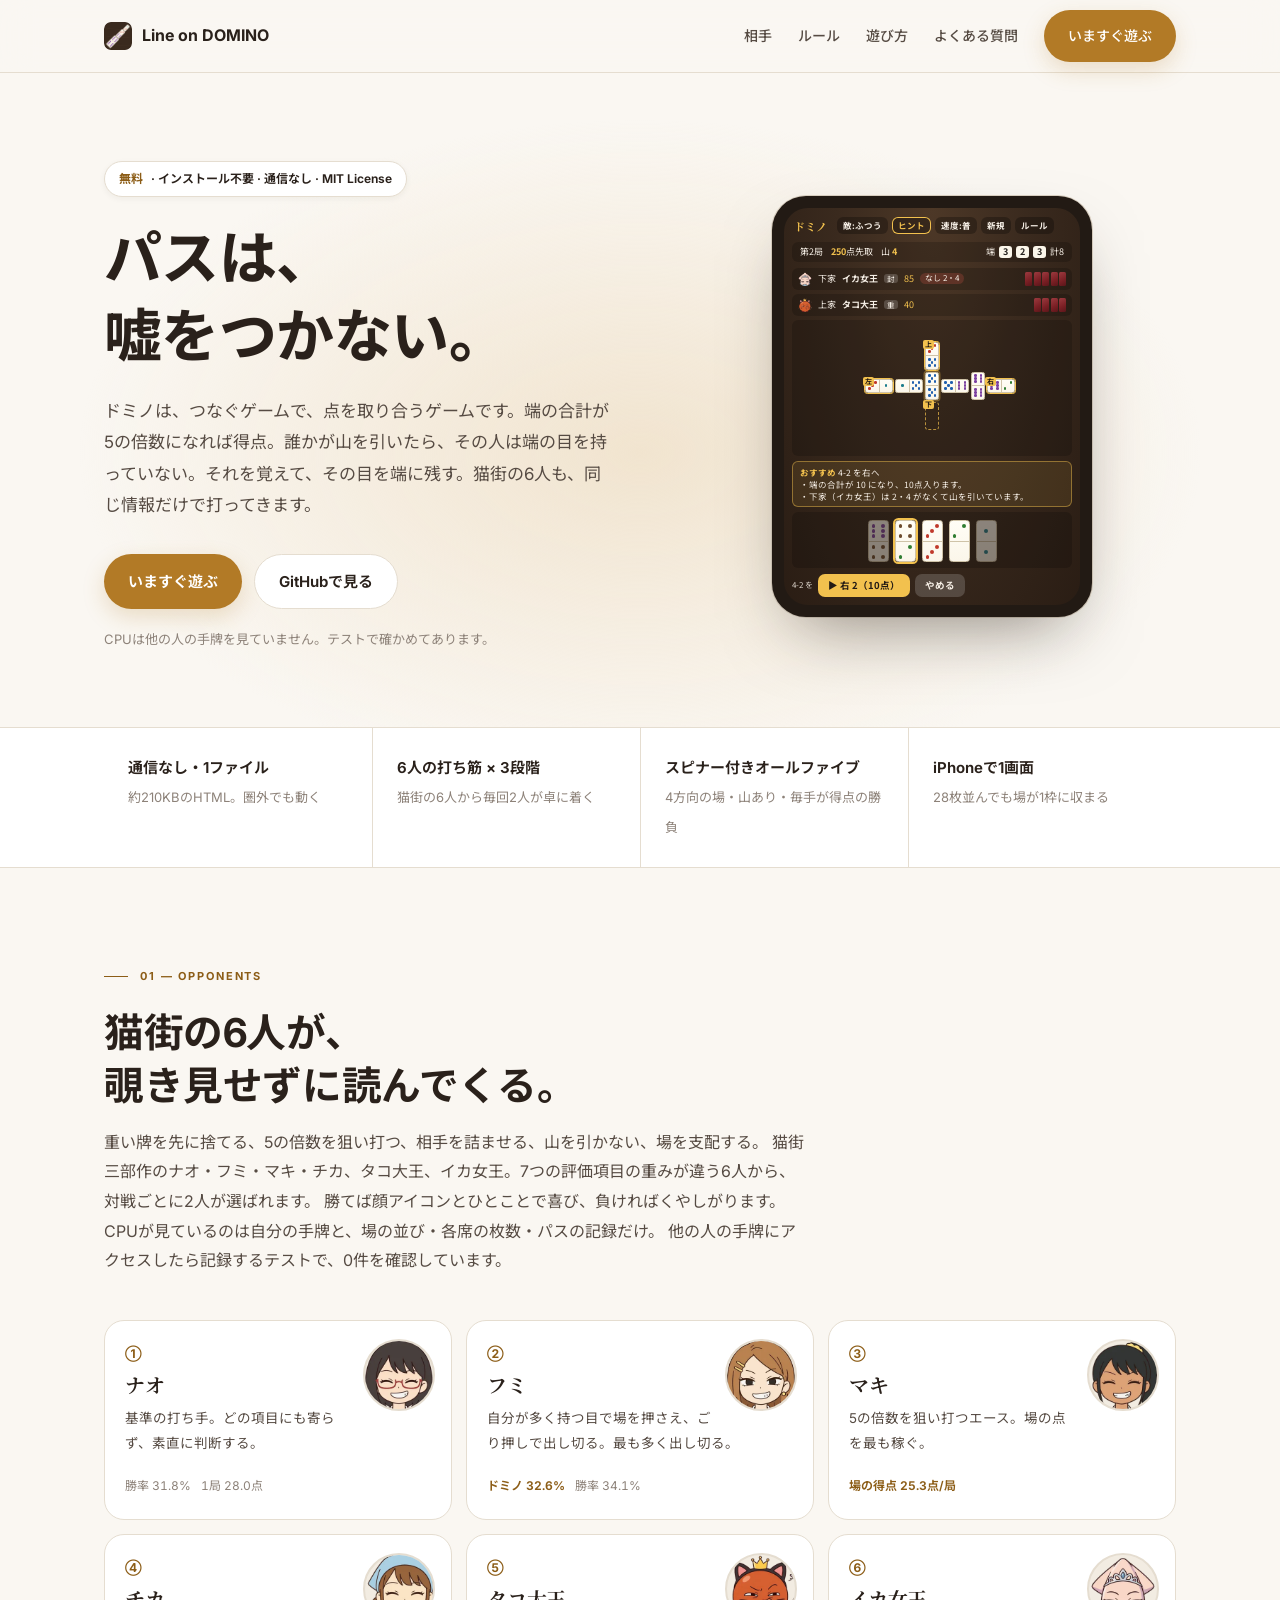
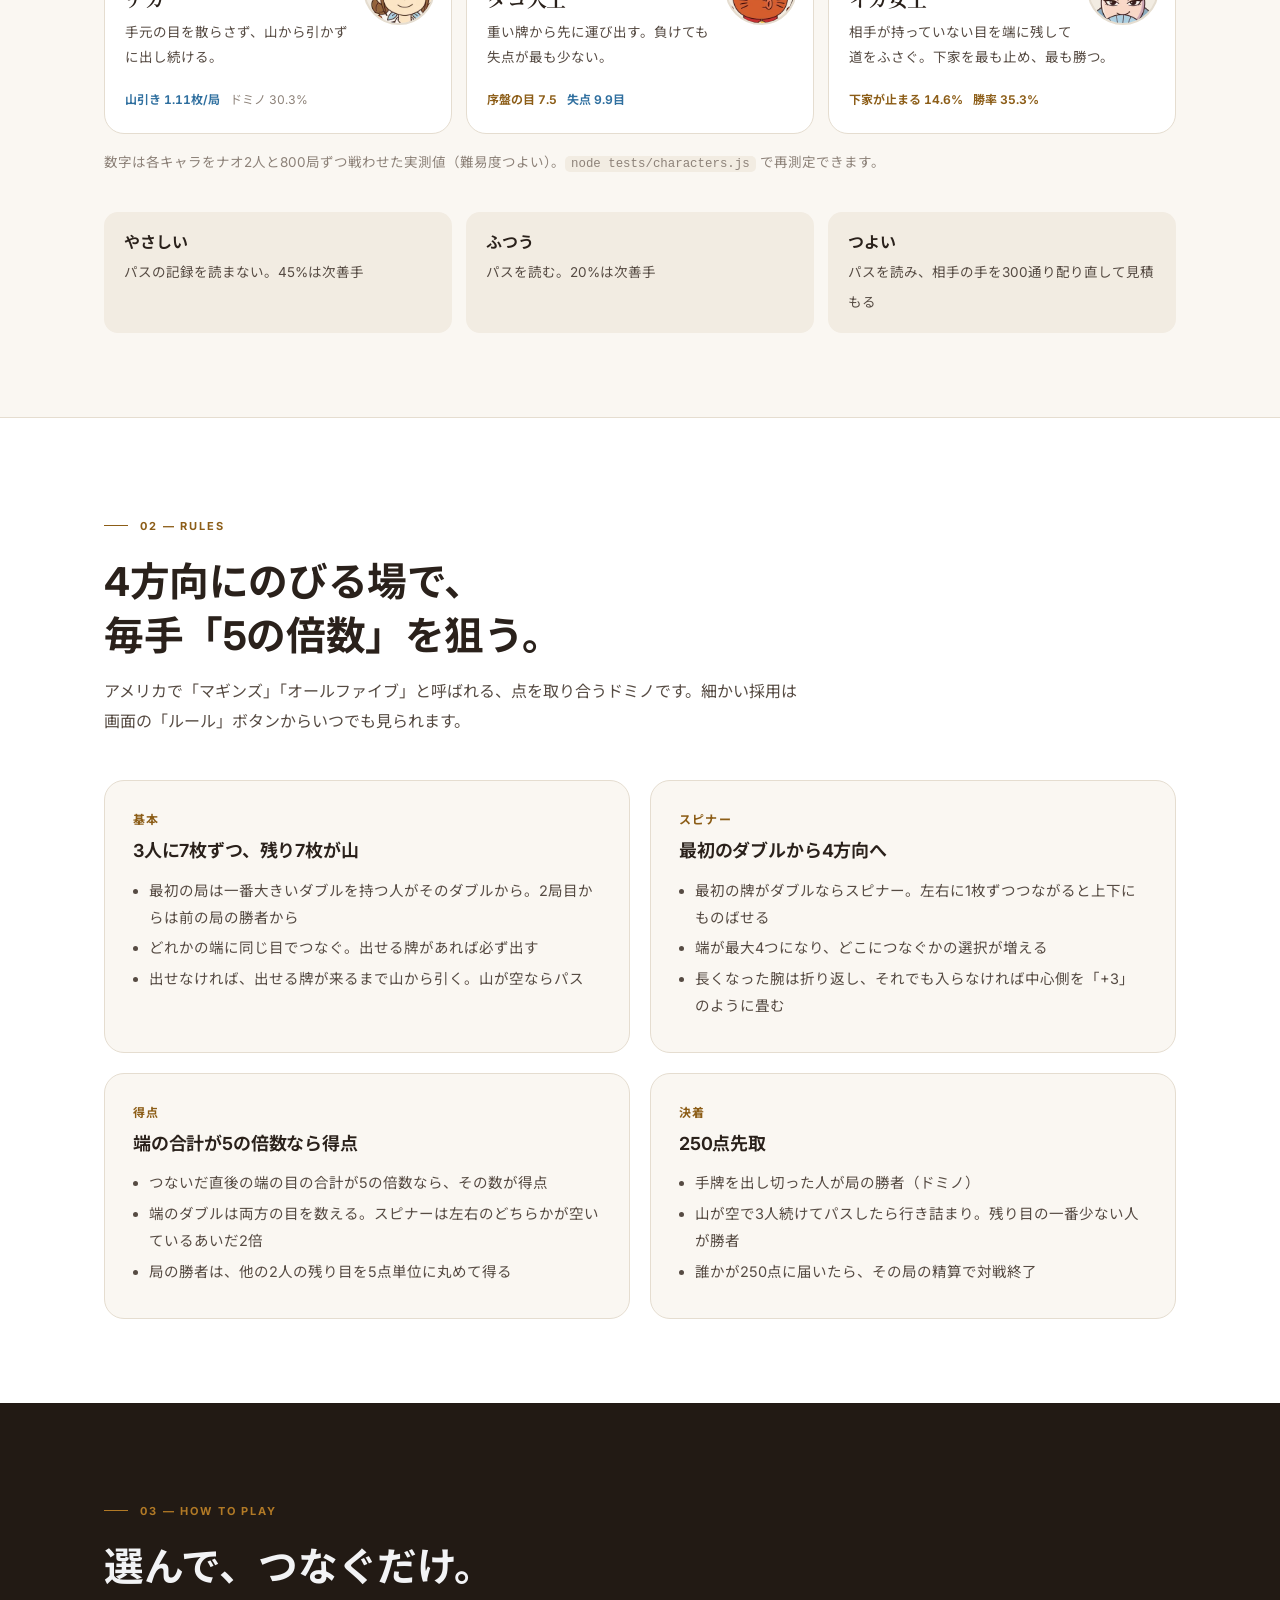
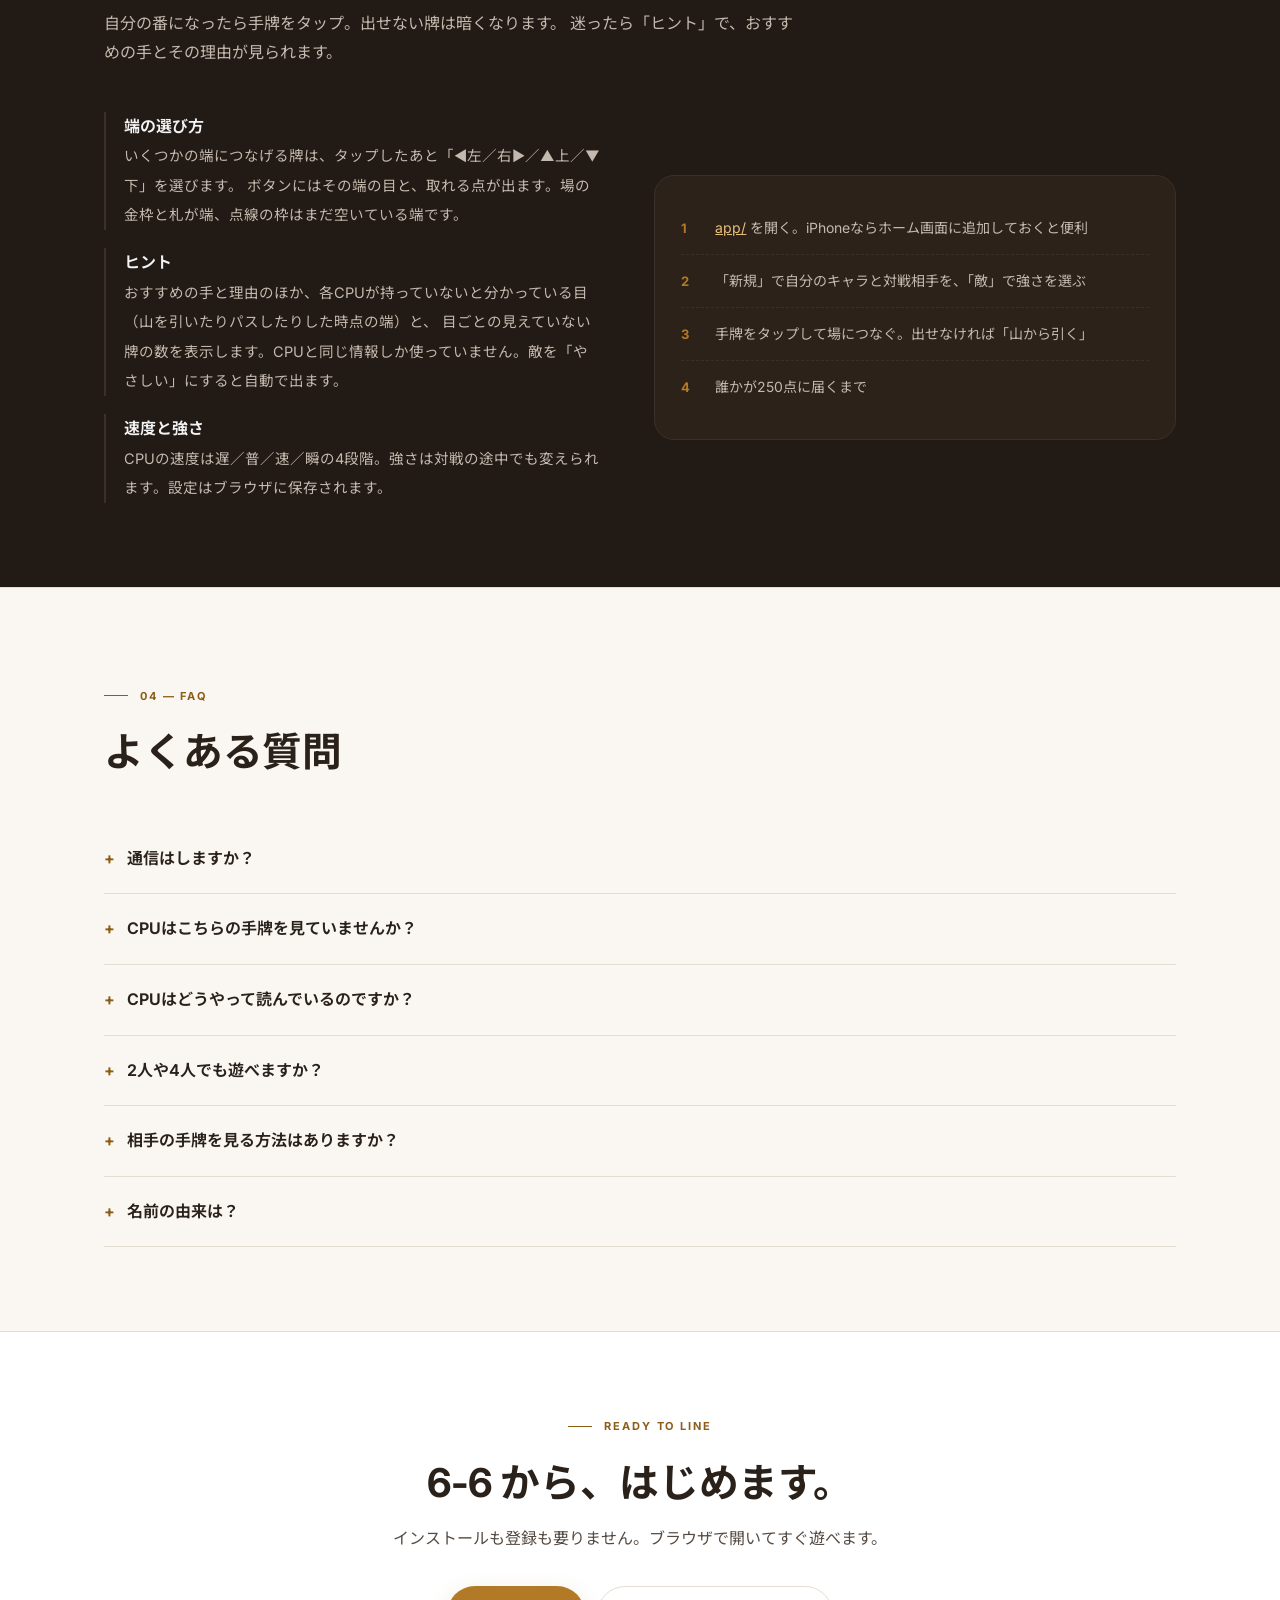
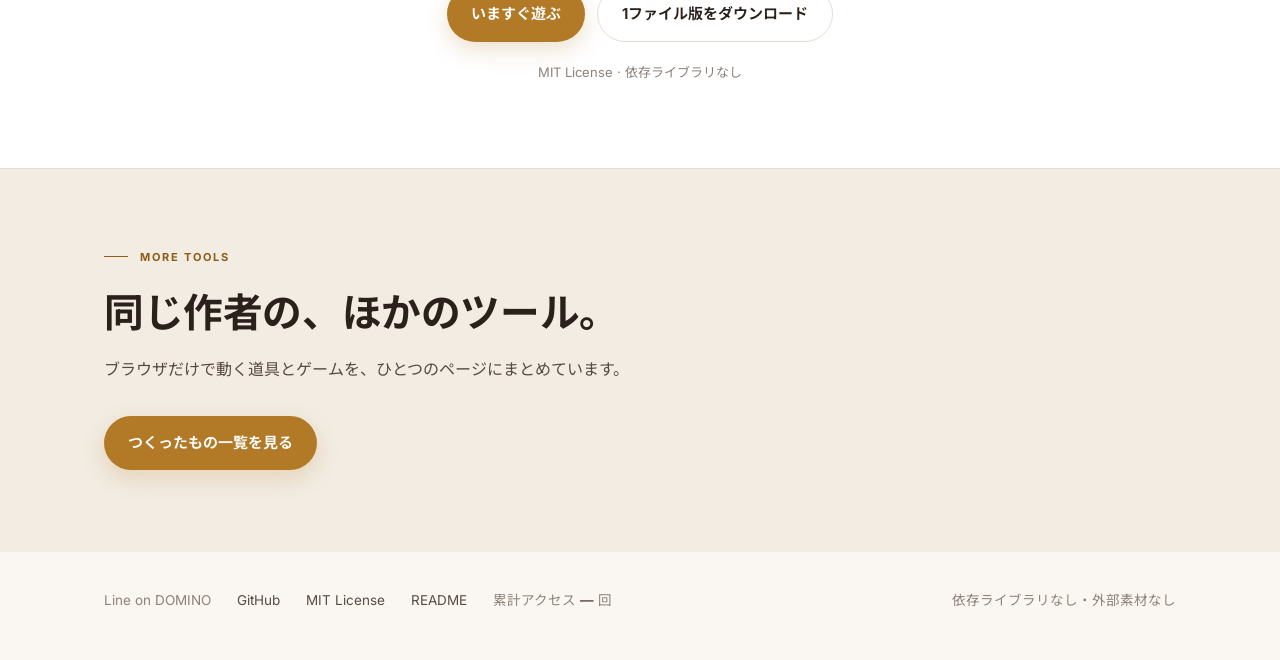
<file: index.html>
<!doctype html>
<html lang="ja">
<head>
<meta charset="utf-8">
<meta name="viewport" content="width=device-width,initial-scale=1">
<title>Line on DOMINO｜ブラウザだけで遊べる3人ドミノ</title>
<meta name="description" content="インストール不要・通信なし・1ファイルで動く3人ドミノ（オールファイブ）。猫街三部作の6人から選ばれる、打ち筋の違うCPUと3段階の強さ。パスから相手の手を読む、ブロックとオールファイブの2方式。iPhoneの1画面に収まる盤面。">
<link rel="canonical" href="https://pikaring.github.io/line-on-domino/">
<meta property="og:title" content="Line on DOMINO">
<meta property="og:description" content="パスは、嘘をつかない。登録もダウンロードも要らない3人ドミノ。通信なし・1ファイル・CPUは覗き見しない。">
<meta property="og:type" content="website">
<meta property="og:url" content="https://pikaring.github.io/line-on-domino/">
<meta property="og:image" content="https://pikaring.github.io/line-on-domino/assets/og.png">
<meta property="og:image:width" content="1200">
<meta property="og:image:height" content="630">
<meta name="twitter:card" content="summary_large_image">
<meta name="twitter:title" content="Line on DOMINO">
<meta name="twitter:description" content="パスは、嘘をつかない。登録もダウンロードも要らない3人ドミノ。通信なし・1ファイル・CPUは覗き見しない。">
<meta name="twitter:image" content="https://pikaring.github.io/line-on-domino/assets/og.png">
<link rel="icon" href="assets/favicon.ico">
<link rel="preconnect" href="https://fonts.googleapis.com">
<link rel="preconnect" href="https://fonts.gstatic.com" crossorigin>
<link href="https://fonts.googleapis.com/css2?family=Inter:wght@400;500;600;650;700;750&family=Noto+Sans+JP:wght@400;500;600;700&family=Noto+Serif+JP:wght@700&display=swap" rel="stylesheet">
<link rel="stylesheet" href="assets/site.css">
<!-- Google tag (gtag.js) -->
<script async src="https://www.googletagmanager.com/gtag/js?id=G-3FCFQY4W85"></script>
<script>
  window.dataLayer = window.dataLayer || [];
  function gtag(){dataLayer.push(arguments);}
  gtag('js', new Date());
  gtag('config', 'G-3FCFQY4W85');
</script>
<script type="application/ld+json">
{
  "@context": "https://schema.org",
  "@type": "WebApplication",
  "name": "Line on DOMINO",
  "url": "https://pikaring.github.io/line-on-domino/",
  "description": "インストール不要・通信なし・1ファイルで動く3人ドミノ（オールファイブ）。猫街三部作の6人から選ばれる、打ち筋の違うCPUと3段階の強さ。パスから相手の手を読む、ブロックとオールファイブの2方式。iPhoneの1画面に収まる盤面。",
  "applicationCategory": "GameApplication",
  "operatingSystem": "すべて（ウェブブラウザ）",
  "inLanguage": "ja",
  "isAccessibleForFree": true,
  "offers": {
    "@type": "Offer",
    "price": "0",
    "priceCurrency": "JPY"
  },
  "license": "https://opensource.org/licenses/MIT",
  "author": {
    "@type": "Person",
    "name": "pikaring",
    "url": "https://pikaring.github.io/"
  },
  "browserRequirements": "JavaScript が 動く ブラウザ",
  "screenshot": "https://pikaring.github.io/line-on-domino/assets/og.png"
}
</script>
</head>
<body>

<header class="header">
  <div class="wrap header-inner">
    <a class="brand" href="#top"><img src="assets/icon.png" alt=""> Line on DOMINO</a>
    <nav class="nav">
      <a href="#cpu">相手</a>
      <a href="#rules">ルール</a>
      <a href="#how">遊び方</a>
      <a href="#faq">よくある質問</a>
      <a class="btn btn-main" href="app/">いますぐ遊ぶ</a>
    </nav>
  </div>
</header>

<main id="top">

  <section class="hero">
    <div class="wrap hero-grid">
      <div>
        <span class="pill"><b>無料</b> · インストール不要 · 通信なし · MIT License</span>
        <h1>パスは、<br>嘘をつかない。</h1>
        <p class="lead">ドミノは、つなぐゲームで、点を取り合うゲームです。端の合計が5の倍数になれば得点。誰かが山を引いたら、その人は端の目を持っていない。それを覚えて、その目を端に残す。猫街の6人も、同じ情報だけで打ってきます。</p>
        <div class="hero-actions">
          <a class="btn btn-main" href="app/">いますぐ遊ぶ</a>
          <a class="btn btn-sub" href="https://github.com/pikaring/line-on-domino">GitHubで見る</a>
        </div>
        <p class="hero-note">CPUは他の人の手牌を見ていません。テストで確かめてあります。</p>
      </div>

      <!-- 実物の盤面（app/css/style.css）の配色・段構成に合わせたモック -->
      <div class="phone" aria-hidden="true">
        <div class="board">
          <div class="tb"><span class="tt">ドミノ</span><span>敵:ふつう</span><span class="on">ヒント</span><span>速度:普</span><span>新規</span><span>ルール</span></div>
          <div class="ib"><span>第2局</span><span><b>250</b>点先取</span><span>山 <b>4</b></span><span class="en">端<i>3</i><i>2</i><i>3</i>計8</span></div>
          <div class="seat"><img class="fc" src="assets/faces/queen.webp" alt=""><span>下家</span><b>イカ女王</b><span class="tg">封</span><span class="pt">85</span><span class="vd">なし 2・4</span><span class="bk"><i></i><i></i><i></i><i></i><i></i></span></div>
          <div class="seat"><img class="fc" src="assets/faces/daiou.webp" alt=""><span>上家</span><b>タコ大王</b><span class="tg">重</span><span class="pt">40</span><span class="bk"><i></i><i></i><i></i><i></i></span></div>
          <div class="line">
<span class="d v sp" style="--u:14px;left:133px;top:52px"><i class="n5"><b></b><em></em><b></b><em></em><b></b><em></em><b></b><em></em><b></b></i><i class="n5"><b></b><em></em><b></b><em></em><b></b><em></em><b></b><em></em><b></b></i></span>
<span class="d h" style="--u:14px;left:103px;top:59px"><i class="n1"><em></em><em></em><em></em><em></em><b></b><em></em><em></em><em></em><em></em></i><i class="n5"><b></b><em></em><b></b><em></em><b></b><em></em><b></b><em></em><b></b></i></span>
<span data-label="左" class="d h end" style="--u:14px;left:73px;top:59px"><i class="n3"><em></em><em></em><b></b><em></em><b></b><em></em><b></b><em></em><em></em></i><i class="n1"><em></em><em></em><em></em><em></em><b></b><em></em><em></em><em></em><em></em></i></span>
<span class="d h" style="--u:14px;left:149px;top:59px"><i class="n5"><b></b><em></em><b></b><em></em><b></b><em></em><b></b><em></em><b></b></i><i class="n6"><b></b><em></em><b></b><b></b><em></em><b></b><b></b><em></em><b></b></i></span>
<span class="d v" style="--u:14px;left:179px;top:52px"><i class="n6"><b></b><em></em><b></b><b></b><em></em><b></b><b></b><em></em><b></b></i><i class="n6"><b></b><em></em><b></b><b></b><em></em><b></b><b></b><em></em><b></b></i></span>
<span data-label="右" class="d h end" style="--u:14px;left:195px;top:59px"><i class="n6"><b></b><em></em><b></b><b></b><em></em><b></b><b></b><em></em><b></b></i><i class="n2"><em></em><em></em><b></b><em></em><em></em><em></em><b></b><em></em><em></em></i></span>
<span data-label="上" class="d v end" style="--u:14px;left:133px;top:22px"><i class="n3"><em></em><em></em><b></b><em></em><b></b><em></em><b></b><em></em><em></em></i><i class="n5"><b></b><em></em><b></b><em></em><b></b><em></em><b></b><em></em><b></b></i></span>
<span class="slot" data-label="下" style="left:133px;top:82px;width:14px;height:28px"></span>
          </div>
          <div class="coach"><b>おすすめ</b> 4-2 を右へ<br>・端の合計が 10 になり、10点入ります。<br>・下家（イカ女王）は 2・4 がなくて山を引いています。</div>
          <div class="hand"><span class="d v dim"><i class="n6"><b></b><em></em><b></b><b></b><em></em><b></b><b></b><em></em><b></b></i><i class="n4"><b></b><em></em><b></b><em></em><em></em><em></em><b></b><em></em><b></b></i></span><span class="d v rec"><i class="n4"><b></b><em></em><b></b><em></em><em></em><em></em><b></b><em></em><b></b></i><i class="n2"><em></em><em></em><b></b><em></em><em></em><em></em><b></b><em></em><em></em></i></span><span class="d v"><i class="n3"><em></em><em></em><b></b><em></em><b></b><em></em><b></b><em></em><em></em></i><i class="n3"><em></em><em></em><b></b><em></em><b></b><em></em><b></b><em></em><em></em></i></span><span class="d v"><i class="n2"><em></em><em></em><b></b><em></em><em></em><em></em><b></b><em></em><em></em></i><i class="n0"><em></em><em></em><em></em><em></em><em></em><em></em><em></em><em></em><em></em></i></span><span class="d v dim"><i class="n1"><em></em><em></em><em></em><em></em><b></b><em></em><em></em><em></em><em></em></i><i class="n1"><em></em><em></em><em></em><em></em><b></b><em></em><em></em><em></em><em></em></i></span></div>
          <div class="acts"><span class="hint">4-2 を</span><span class="ab">▶ 右 2（10点）</span><span class="ab sub">やめる</span></div>
        </div>
      </div>
    </div>
  </section>

  <div class="specs">
    <div class="wrap specs-grid">
      <div class="spec"><b>通信なし・1ファイル</b><span>約210KBのHTML。圏外でも動く</span></div>
      <div class="spec"><b>6人の打ち筋 × 3段階</b><span>猫街の6人から毎回2人が卓に着く</span></div>
      <div class="spec"><b>スピナー付きオールファイブ</b><span>4方向の場・山あり・毎手が得点の勝負</span></div>
      <div class="spec"><b>iPhoneで1画面</b><span>28枚並んでも場が1枠に収まる</span></div>
    </div>
  </div>

  <section id="cpu">
    <div class="wrap">
      <div class="sec-head">
        <p class="eyebrow">01 — OPPONENTS</p>
        <h2>猫街の6人が、<br>覗き見せずに読んでくる。</h2>
        <p>重い牌を先に捨てる、5の倍数を狙い打つ、相手を詰ませる、山を引かない、場を支配する。
          猫街三部作のナオ・フミ・マキ・チカ、タコ大王、イカ女王。7つの評価項目の重みが違う6人から、対戦ごとに2人が選ばれます。
          勝てば顔アイコンとひとことで喜び、負ければくやしがります。
          CPUが見ているのは自分の手牌と、場の並び・各席の枚数・パスの記録だけ。
          他の人の手牌にアクセスしたら記録するテストで、0件を確認しています。</p>
      </div>

      <div class="chars">
        <div class="char"><img class="face" src="assets/faces/nao.webp" alt=""><div class="cn">①</div><h3>ナオ</h3><p>基準の打ち手。どの項目にも寄らず、素直に判断する。</p><div class="stat"><span>勝率 31.8%</span><span>1局 28.0点</span></div></div>
        <div class="char"><img class="face" src="assets/faces/fumi.webp" alt=""><div class="cn">②</div><h3>フミ</h3><p>自分が多く持つ目で場を押さえ、ごり押しで出し切る。最も多く出し切る。</p><div class="stat"><span class="hot">ドミノ 32.6%</span><span>勝率 34.1%</span></div></div>
        <div class="char"><img class="face" src="assets/faces/maki.webp" alt=""><div class="cn">③</div><h3>マキ</h3><p>5の倍数を狙い打つエース。場の点を最も稼ぐ。</p><div class="stat"><span class="hot">場の得点 25.3点/局</span></div></div>
        <div class="char"><img class="face" src="assets/faces/chika.webp" alt=""><div class="cn">④</div><h3>チカ</h3><p>手元の目を散らさず、山から引かずに出し続ける。</p><div class="stat"><span class="cool">山引き 1.11枚/局</span><span>ドミノ 30.3%</span></div></div>
        <div class="char"><img class="face" src="assets/faces/daiou.webp" alt=""><div class="cn">⑤</div><h3>タコ大王</h3><p>重い牌から先に運び出す。負けても失点が最も少ない。</p><div class="stat"><span class="hot">序盤の目 7.5</span><span class="cool">失点 9.9目</span></div></div>
        <div class="char"><img class="face" src="assets/faces/queen.webp" alt=""><div class="cn">⑥</div><h3>イカ女王</h3><p>相手が持っていない目を端に残して道をふさぐ。下家を最も止め、最も勝つ。</p><div class="stat"><span class="hot">下家が止まる 14.6%</span><span class="hot">勝率 35.3%</span></div></div>
      </div>
      <p class="note">数字は各キャラをナオ2人と800局ずつ戦わせた実測値（難易度つよい）。<code>node tests/characters.js</code> で再測定できます。</p>

      <div class="levels">
        <div class="lv"><b>やさしい</b><span>パスの記録を読まない。45%は次善手</span></div>
        <div class="lv"><b>ふつう</b><span>パスを読む。20%は次善手</span></div>
        <div class="lv"><b>つよい</b><span>パスを読み、相手の手を300通り配り直して見積もる</span></div>
      </div>
    </div>
  </section>

  <section class="alt" id="rules">
    <div class="wrap">
      <div class="sec-head">
        <p class="eyebrow">02 — RULES</p>
        <h2>4方向にのびる場で、<br>毎手「5の倍数」を狙う。</h2>
        <p>アメリカで「マギンズ」「オールファイブ」と呼ばれる、点を取り合うドミノです。細かい採用は画面の「ルール」ボタンからいつでも見られます。</p>
      </div>

      <div class="cards">
        <div class="card">
          <p class="num">基本</p>
          <h3>3人に7枚ずつ、残り7枚が山</h3>
          <ul>
            <li>最初の局は一番大きいダブルを持つ人がそのダブルから。2局目からは前の局の勝者から</li>
            <li>どれかの端に同じ目でつなぐ。出せる牌があれば必ず出す</li>
            <li>出せなければ、出せる牌が来るまで山から引く。山が空ならパス</li>
          </ul>
        </div>
        <div class="card">
          <p class="num">スピナー</p>
          <h3>最初のダブルから4方向へ</h3>
          <ul>
            <li>最初の牌がダブルならスピナー。左右に1枚ずつつながると上下にものばせる</li>
            <li>端が最大4つになり、どこにつなぐかの選択が増える</li>
            <li>長くなった腕は折り返し、それでも入らなければ中心側を「+3」のように畳む</li>
          </ul>
        </div>
        <div class="card">
          <p class="num">得点</p>
          <h3>端の合計が5の倍数なら得点</h3>
          <ul>
            <li>つないだ直後の端の目の合計が5の倍数なら、その数が得点</li>
            <li>端のダブルは両方の目を数える。スピナーは左右のどちらかが空いているあいだ2倍</li>
            <li>局の勝者は、他の2人の残り目を5点単位に丸めて得る</li>
          </ul>
        </div>
        <div class="card">
          <p class="num">決着</p>
          <h3>250点先取</h3>
          <ul>
            <li>手牌を出し切った人が局の勝者（ドミノ）</li>
            <li>山が空で3人続けてパスしたら行き詰まり。残り目の一番少ない人が勝者</li>
            <li>誰かが250点に届いたら、その局の精算で対戦終了</li>
          </ul>
        </div>
      </div>
    </div>
  </section>

  <section class="night" id="how">
    <div class="wrap">
      <div class="sec-head">
        <p class="eyebrow">03 — HOW TO PLAY</p>
        <h2>選んで、つなぐだけ。</h2>
        <p>自分の番になったら手牌をタップ。出せない牌は暗くなります。
          迷ったら「ヒント」で、おすすめの手とその理由が見られます。</p>
      </div>

      <div class="night-grid">
        <div class="night-list">
          <div class="night-item">
            <b>端の選び方</b>
            <span>いくつかの端につなげる牌は、タップしたあと「◀左／右▶／▲上／▼下」を選びます。
              ボタンにはその端の目と、取れる点が出ます。場の金枠と札が端、点線の枠はまだ空いている端です。</span>
          </div>
          <div class="night-item">
            <b>ヒント</b>
            <span>おすすめの手と理由のほか、各CPUが持っていないと分かっている目（山を引いたりパスしたりした時点の端）と、
              目ごとの見えていない牌の数を表示します。CPUと同じ情報しか使っていません。敵を「やさしい」にすると自動で出ます。</span>
          </div>
          <div class="night-item">
            <b>速度と強さ</b>
            <span>CPUの速度は遅／普／速／瞬の4段階。強さは対戦の途中でも変えられます。設定はブラウザに保存されます。</span>
          </div>
        </div>

        <div class="steps-box">
          <div class="flow-step"><em>1</em><span><a href="app/">app/</a> を開く。iPhoneならホーム画面に追加しておくと便利</span></div>
          <div class="flow-step"><em>2</em><span>「新規」で自分のキャラと対戦相手を、「敵」で強さを選ぶ</span></div>
          <div class="flow-step"><em>3</em><span>手牌をタップして場につなぐ。出せなければ「山から引く」</span></div>
          <div class="flow-step"><em>4</em><span>誰かが250点に届くまで</span></div>
        </div>
      </div>
    </div>
  </section>

  <section class="faq" id="faq">
    <div class="wrap">
      <div class="sec-head">
        <p class="eyebrow">04 — FAQ</p>
        <h2>よくある質問</h2>
      </div>

      <details>
        <summary>通信はしますか？</summary>
        <p>しません。読み込むのはHTML・CSS・JSだけで、対戦中に外部と通信する処理はありません。
          <code>standalone.html</code> 1ファイルをダウンロードしておけば、圏外でも遊べます。</p>
      </details>
      <details>
        <summary>CPUはこちらの手牌を見ていませんか？</summary>
        <p>見ていません。CPUが参照するのは自分の手牌と、場・各席の手牌の枚数・山の枚数・パスと山引きの記録だけです。
          <code>node tests/audit.js</code> は、CPUの思考中とヒントの計算中に他の人の手牌へアクセスすると
          記録する状態で対戦を回し、山の中身も含めてそれが0件であることを確認します。</p>
      </details>
      <details>
        <summary>CPUはどうやって読んでいるのですか？</summary>
        <p>見えていない牌を、各席と山の枚数どおりに何百通りも配り直して、「この手を打ったら次の人が出せなくなる確率」や
          「自分がまた出せる確率」「次の人に取られそうな点」を数えています。配り直すときに、パスや山引きで分かった「持っていない目」を条件に入れるかどうかが、
          強さの差のひとつです。</p>
      </details>
      <details>
        <summary>2人や4人でも遊べますか？</summary>
        <p>いまは3人（自分とCPU2人）だけです。山が7枚残り、端が最大4つになるこの形が、1手ごとの選択肢がいちばん多くなります。最初に作った4人・山なしの版は、手番の半分近くがパスか一択だったので、この形に作り直しました。</p>
      </details>
      <details>
        <summary>相手の手牌を見る方法はありますか？</summary>
        <p>あります。タイトルの「ドミノ」を3秒以内に5回タップすると、相手の手牌が表向きになります。
          変わるのは画面だけで、CPUの打ち方には影響しません。答え合わせにどうぞ。</p>
      </details>
      <details>
        <summary>名前の由来は？</summary>
        <p>場にのびる牌の列（line）から。アイコンも、6-6から右上へつながっていく列です。</p>
      </details>
    </div>
  </section>

  <section class="cta">
    <div class="wrap">
      <p class="eyebrow" style="justify-content:center">READY TO LINE</p>
      <h2>6-6 から、はじめます。</h2>
      <p style="margin-top:14px">インストールも登録も要りません。ブラウザで開いてすぐ遊べます。</p>
      <div class="hero-actions">
        <a class="btn btn-main" href="app/">いますぐ遊ぶ</a>
        <a class="btn btn-sub" href="app/standalone.html" download="line-on-domino.html">1ファイル版をダウンロード</a>
      </div>
      <p class="hero-note">MIT License · 依存ライブラリなし</p>
    </div>
  </section>

  <section class="family" id="family">
    <div class="wrap">
      <div class="sec-head">
        <p class="eyebrow">MORE TOOLS</p>
        <h2>同じ作者の、ほかのツール。</h2>
        <p>ブラウザだけで動く道具とゲームを、ひとつのページにまとめています。</p>
      </div>
      <div class="hero-actions">
        <a class="btn btn-main" href="https://pikaring.github.io/">つくったもの一覧を見る</a>
      </div>
    </div>
  </section>

</main>

<footer class="footer">
  <div class="wrap footer-inner">
    <span>Line on DOMINO</span>
    <a href="https://github.com/pikaring/line-on-domino">GitHub</a>
    <a href="https://github.com/pikaring/line-on-domino/blob/main/LICENSE">MIT License</a>
    <a href="https://github.com/pikaring/line-on-domino/blob/main/README.md">README</a>
    <span class="counter">累計アクセス <b id="counter-value">―</b> 回</span>
    <span class="sep">依存ライブラリなし・外部素材なし</span>
  </div>
</footer>


<script>
// アクセスカウンター（庁内Webと同じGAS。page名でサイトごとに別カウント）
(function () {
  var el = document.getElementById('counter-value');
  if (!el) return;
  var page = location.pathname.replace(/index\.html$/, '');
  fetch('https://script.google.com/macros/s/AKfycbxkQLZXNAFXkT7zhIO0TmMDGU3A0TQ234Lf-yhw5J7lvFAjCi3KLNLRd_LKd_xlOxPd/exec?page=' + encodeURIComponent(page))
    .then(function (r) { return r.json(); })
    .then(function (d) { el.textContent = Number(d.count).toLocaleString('ja-JP'); })
    .catch(function () { el.textContent = '―'; });
})();
</script>
</body>
</html>
</file>
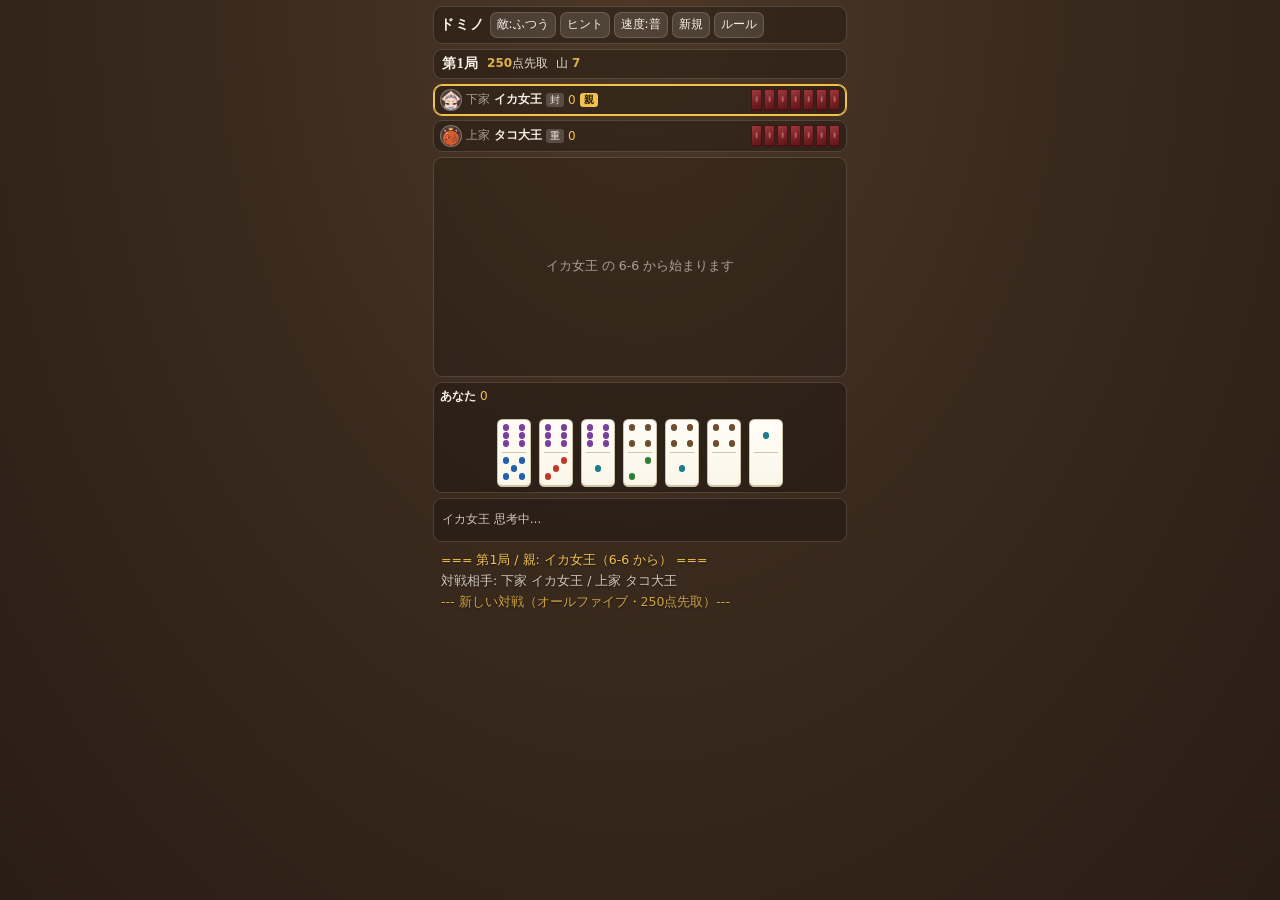
<file: app/index.html>
<!DOCTYPE html>
<html lang="ja">
<head>
<meta charset="utf-8">
<meta name="viewport" content="width=device-width, initial-scale=1, viewport-fit=cover">
<title>Line on DOMINO － ドミノ</title>
<meta name="description" content="ブラウザだけで遊べる軽量な3人ドミノ（オールファイブ）。猫街三部作の6人から選ばれるCPU。インストール不要・オフライン動作。">
<link rel="stylesheet" href="css/style.css">
<link rel="icon" href="data:image/svg+xml,<svg xmlns='http://www.w3.org/2000/svg' viewBox='0 0 32 32'><rect width='32' height='32' rx='6' fill='%233a2a1e'/><rect x='9' y='3' width='14' height='26' rx='3' fill='%23fbf6ea'/><rect x='11' y='15.5' width='10' height='1' fill='%23cfc3a8'/><circle cx='16' cy='9' r='2' fill='%23c0392b'/><circle cx='13' cy='20' r='1.6' fill='%231f5fae'/><circle cx='19' cy='25' r='1.6' fill='%231f5fae'/></svg>">
<link rel="canonical" href="https://pikaring.github.io/line-on-domino/app/">
</head>
<body>
<div id="app">
  <div class="topbar">
    <span class="title" data-act="title">ドミノ</span>
    <button class="btn" data-act="difficulty">敵:ふつう</button>
    <button class="btn" data-act="hint">ヒント</button>
    <button class="btn" data-act="speed">速度:普</button>
    <button class="btn" data-act="new-game">新規</button>
    <button class="btn" data-act="rules">ルール</button>
  </div>

  <div class="infobar" id="infobar"></div>
  <div class="board" id="board"></div>
  <div class="line-box" id="line"></div>
  <div class="coach" id="coach" hidden></div>
  <div id="self"></div>
  <div class="actions" id="actions"></div>
  <div class="log" id="log"></div>
</div>

<div class="overlay" id="overlay" hidden>
  <div class="sheet" id="sheet"></div>
</div>

<div class="overlay" id="rules-overlay" hidden>
  <div class="sheet">
    <h2>ルール</h2>
    <div class="detail">
      <b>基本</b><br>
      ・0〜6 の目のドミノ 28 枚から、<b>3 人に 7 枚ずつ</b>配ります。残り 7 枚が<b>山</b>です。<br>
      ・最初の局は、<b>一番大きいダブルを持っている人がそのダブルから</b>始めます。2 局目からは前の局の勝者が、好きな牌で始めます。<br>
      ・最初の牌がダブルなら<b>スピナー</b>です。左右に 1 枚ずつつながると、<b>上下にものばせます</b>（端が最大 4 つ）。<br>
      ・手番では、どれかの端に同じ目でつなぎます。出せる牌があれば必ず出します。<br>
      ・出せなければ、<b>出せる牌が来るまで山から引きます</b>。山が空ならパス。<br>
      ・手牌を出し切った人が勝者（<b>ドミノ</b>）です。<br>
      ・山が空で 3 人続けてパスしたら行き詰まり（<b>ブロック</b>）。残った目の合計が一番少ない人が勝者です。最少が同点なら精算なし。
      <div class="divider"></div>
      <b>得点（オールファイブ）</b><br>
      ・つないだ直後に<b>端の目の合計が 5 の倍数なら、その数が得点</b>です。<br>
      ・端の牌がダブルなら、その端は両方の目を数えます。スピナーは、左右のどちらかがまだ空いているあいだ、両方の目で数えます。上下は 1 枚つながるまで数えません。<br>
      ・例：スピナー 5-5 の右に 5-0 → 左が 10（スピナー）＋ 右が 0 ＝ 10 点。<br>
      ・局の勝者は、他の 2 人の残り目の合計を 5 点単位に丸めて得点します。<br>
      ・<b>250 点先取</b>。誰かが届いたら、その局の精算で対戦終了。一番点の高い人が勝ちです。
      <div class="divider"></div>
      <b>対戦相手</b><br>
      猫街三部作の 6 人から 2 人が卓に着きます。打ち筋はひとりずつ違います。「新規」で、あなたのキャラと対戦相手を選べます（選ばなかった席はおまかせ）。
      <div id="char-list"></div>
      <div class="divider"></div>
      <b>操作</b><br>
      ・自分の番は、手牌をタップして場につなぎます。出せない牌は暗くなります。<br>
      ・いくつかの端につなげる牌は、タップしたあと「◀左／右▶／▲上／▼下」を選びます。ボタンにはその端の目と、取れる点が出ます。<br>
      ・場の金枠と「左」「右」「上」「下」の札が端です。点線の枠は、まだ何もつながっていない端です。<br>
      ・腕が長くなると、中心側の牌を「+3」のように畳んで、端に近い牌だけを見せます。<br>
      ・出せる牌がないときは「山から引く」を押します。<br>
      ・「ヒント」を ON にすると、おすすめの手と理由、各 CPU が<b>持っていないと分かっている目</b>（引いたりパスしたりした時点の端の目）、目ごとの見えていない牌の数を表示します。<br>
      ・「敵」で CPU の腕前を やさしい／ふつう／つよい から選べます。やさしいにすると、ヒントも自動で ON になります。打ち筋（上のキャラクター）が「どう打ちたいか」、腕前が「それをどれだけ正確に実行できるか」です。<br>CPU は自分の手牌と、場・各席の枚数・山の枚数・パスと山引きの記録しか見ていません（他の人の手牌や山の中身は見ません）。
    </div>
    <div style="margin-top:12px;text-align:right">
      <button class="btn primary" data-act="close-rules">閉じる</button>
    </div>
  </div>
</div>

<script src="js/tiles.js"></script>
<script src="js/board.js"></script>
<script src="js/faces.js"></script>
<script src="js/ai.js"></script>
<script src="js/game.js"></script>
<script src="js/coach.js"></script>
<script src="js/ui.js"></script>
<script>
  document.addEventListener('click', function (e) {
    var btn = e.target.closest('[data-act]');
    if (!btn) return;
    var act = btn.getAttribute('data-act');
    if (act === 'rules') document.getElementById('rules-overlay').hidden = false;
    if (act === 'close-rules') document.getElementById('rules-overlay').hidden = true;
  });
  DM.ui.init();
</script>
</body>
</html>
</file>
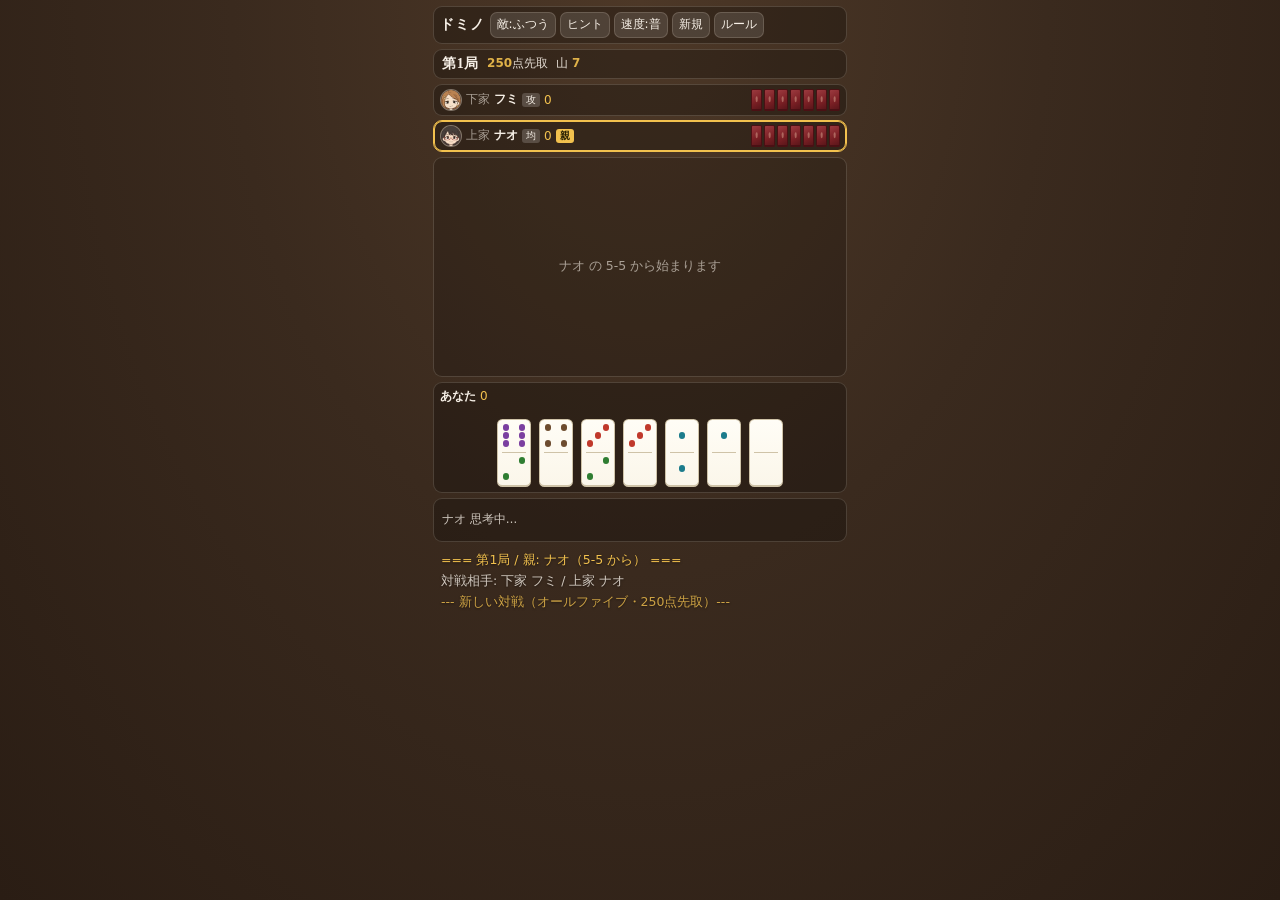
<file: app/standalone.html>
<!DOCTYPE html>
<html lang="ja">
<head>
<meta charset="utf-8">
<meta name="viewport" content="width=device-width, initial-scale=1, viewport-fit=cover">
<title>Line on DOMINO － ドミノ</title>
<meta name="description" content="ブラウザだけで遊べる軽量な3人ドミノ（オールファイブ）。猫街三部作の6人から選ばれるCPU。インストール不要・オフライン動作。">
<style>
/*
 * style.css
 *
 * iPhone Air（CSS ピクセルで 420 x 912）を基準にした固定レイアウト。
 * 場の牌が増えても他の要素がずれないよう、各段の高さを内容ではなく
 * 牌の寸法から決めている。場の並びは箱の大きさを固定し、その中で JS が牌の寸法を決める。
 *
 *   上から  操作ボタン / 局情報 / 他の 2 人（1 人 1 段）/ 場 / ヒント /
 *           自分の手牌 / コマンド / ログ（余白を吸収。新しい行が上）
 *
 * ログを最下段に置くのは、iPhone の Safari で画面下のツールバーが盤面に重なっても、
 * 隠れるのが古いログだけで済むようにするため。
 */

:root {
  --table: #3a2a1e;
  --table-dark: #2a1d14;
  --panel: rgba(0, 0, 0, .26);
  --line: rgba(255, 240, 220, .16);
  --bone: #fbf6ea;
  --bone-edge: #cfc3a8;
  --bone-back: #7a1f24;
  --ink: #26221e;
  --accent: #f2c14e;
  --danger: #e2564a;
  --text: #f6efe6;
  --font-ui: "Hiragino Sans", "Hiragino Kaku Gothic ProN", "Noto Sans JP", "Yu Gothic", Meiryo, system-ui, sans-serif;
  --font-display: "Hiragino Mincho ProN", "Yu Mincho", "YuMincho", "Noto Serif JP", "Times New Roman", serif;

  --app-w: min(100vw, 430px);
  /* 手牌は縦置き。7 枚が 1 段に収まる幅 */
  --hand-u: min(34px, calc((var(--app-w) - 80px) / 7));
  /* 他の 3 人の伏せ牌 */
  --opp-u: 11px;
  /* 場の箱の高さ（中の牌の寸法は JS がこの箱に収まるように決める） */
  --line-h: 220px;
}

* { box-sizing: border-box; }

html, body {
  margin: 0;
  padding: 0;
  height: 100%;
  overflow: hidden;
  background: radial-gradient(ellipse at 50% 0%, #4d3827, var(--table) 45%, var(--table-dark));
  color: var(--text);
  font-family: var(--font-ui);
  -webkit-text-size-adjust: 100%;
  overscroll-behavior: none;
}

#app {
  width: 100%;
  max-width: 430px;
  height: 100dvh;
  margin: 0 auto;
  padding: 6px 8px calc(6px + env(safe-area-inset-bottom, 0px));
  /* ヒント欄は出たり消えたりするので、行の数に左右されない縦並び（flex）にする */
  display: flex;
  flex-direction: column;
  gap: 5px;
  overflow: hidden;
}
#app > * { flex: none; }
#app > .log { flex: 1 1 0; }

/* ---- 上部の操作ボタン ---- */
.topbar {
  display: flex;
  align-items: center;
  gap: 4px;
  flex-wrap: wrap;
  background: var(--panel);
  border: 1px solid var(--line);
  border-radius: 9px;
  padding: 5px 6px;
}
.topbar .title {
  font-family: var(--font-display);
  font-weight: 700;
  font-size: 14px;
  letter-spacing: .06em;
  margin-right: 1px;
  cursor: default;
  user-select: none;
}
.topbar .title.open-mode { color: var(--accent); }
.topbar .title.open-mode::after { content: '◉'; font-size: 10px; margin-left: 3px; vertical-align: super; }
.btn {
  background: rgba(255, 255, 255, .12);
  border: 1px solid var(--line);
  color: var(--text);
  border-radius: 7px;
  padding: 4px 6px;
  font-size: 12px;
  font-family: inherit;
  line-height: 1.3;
  cursor: pointer;
  transition: background .12s;
  white-space: nowrap;
}
.btn:hover { background: rgba(255, 255, 255, .22); }
.btn:active { transform: translateY(1px); }
.btn:focus-visible { outline: 2px solid var(--accent); outline-offset: 2px; }
.btn.primary { background: var(--accent); color: #2b2205; border-color: transparent; font-weight: 700; }
.btn.primary:hover { background: #f7d27a; }
.btn.warn { background: var(--danger); border-color: transparent; font-weight: 700; }
.btn.rec { box-shadow: 0 0 0 2px var(--accent); }
.btn.on { border-color: var(--accent); color: var(--accent); }

/* ---- 局情報 ---- */
.infobar {
  display: flex;
  align-items: center;
  gap: 8px;
  background: var(--panel);
  border: 1px solid var(--line);
  border-radius: 9px;
  padding: 4px 8px;
  font-size: 12px;
  height: 30px;
  overflow: hidden;
  white-space: nowrap;
}
.infobar .round {
  font-family: var(--font-display);
  font-size: 14px;
  font-weight: 700;
  letter-spacing: .05em;
}
.infobar .stat { font-variant-numeric: tabular-nums; opacity: .9; }
.infobar .stat b { color: var(--accent); }
.infobar .ends { margin-left: auto; display: flex; align-items: center; gap: 5px; }
.infobar .end-num {
  display: inline-flex; align-items: center; justify-content: center;
  min-width: 20px; height: 20px; padding: 0 4px;
  background: var(--bone); color: var(--ink);
  border-radius: 4px; font-weight: 700; font-family: var(--font-display);
}
.infobar .sum { opacity: .8; }
.infobar .sum.hit { color: var(--accent); opacity: 1; font-weight: 700; }

/* ---- 他の 3 人（上から 下家 → 対面 → 上家。手番の流れどおり、直前に打つ上家が自分のすぐ上） ---- */
.board { display: grid; grid-template-columns: 1fr; gap: 4px; }
.seat {
  background: var(--panel);
  border: 1px solid var(--line);
  border-radius: 9px;
  padding: 3px 6px;
  display: flex;
  align-items: center;
  gap: 5px;
  height: calc(var(--opp-u) * 2 + 10px);
  min-width: 0;
  overflow: hidden;
}
.seat.active { border-color: var(--accent); box-shadow: 0 0 0 1px var(--accent) inset; }
.seat-head {
  display: flex;
  align-items: center;
  gap: 4px;
  font-size: 12px;
  white-space: nowrap;
  overflow: hidden;
  min-width: 0;
}
.seat-head .nm { font-weight: 700; }
.seat-head .pt { color: var(--accent); font-variant-numeric: tabular-nums; }
.seat-head .seat-label { opacity: .6; }
.seat-head .tag { background: rgba(255, 255, 255, .18); border-radius: 3px; padding: 0 4px; font-size: 10px; }
.seat-head .lead { background: var(--accent); color: #2b2205; border-radius: 3px; padding: 0 4px; font-size: 10px; font-weight: 700; }
.seat-head .pass-mark { color: var(--danger); font-weight: 700; }
.seat-head .drew { background: rgba(255, 255, 255, .16); border-radius: 999px; padding: 0 6px; font-size: 11px; }
.seat-head .void { background: rgba(226, 86, 74, .22); border-radius: 999px; padding: 0 6px; font-size: 11px; }
.seat .backs { margin-left: auto; display: flex; gap: 2px; align-items: center; flex: none; }

/* ---- 場（牌の位置と寸法は JS が決める） ---- */
.line-box {
  position: relative;
  height: var(--line-h);
  background: rgba(0, 0, 0, .18);
  border: 1px solid var(--line);
  border-radius: 9px;
  overflow: hidden;
}
.line-box .empty {
  position: absolute; inset: 0;
  display: flex; align-items: center; justify-content: center;
  font-size: 12.5px; opacity: .6;
}
.line-box .dom { position: absolute; }
.line-box .end { outline: 2px solid var(--accent); outline-offset: 0; }
.line-box [data-label]::after {
  content: attr(data-label);
  position: absolute;
  top: -2px; left: -2px;
  font-size: 9px;
  line-height: 1;
  padding: 1px 3px;
  border-radius: 3px;
  background: var(--accent);
  color: #2b2205;
  font-weight: 700;
  z-index: 1;
}
.line-box .slot {
  position: absolute;
  border: 1.5px dashed rgba(242, 193, 78, .7);
  border-radius: 4px;
}
.line-box .more {
  position: absolute;
  width: 22px; height: 18px;
  display: flex; align-items: center; justify-content: center;
  font-size: 10px; font-weight: 700;
  background: rgba(255, 255, 255, .14);
  border-radius: 9px;
}
.line-box .spinner { box-shadow: 0 0 0 2px rgba(242, 193, 78, .35); }
.line-box .last { box-shadow: 0 0 0 3px rgba(242, 193, 78, .45), 0 2px 6px rgba(0, 0, 0, .4); }

/* ---- ヒント ---- */
.coach {
  background: rgba(242, 193, 78, .1);
  border: 1px solid rgba(242, 193, 78, .45);
  border-radius: 9px;
  padding: 5px 8px;
  font-size: 12px;
  line-height: 1.55;
  height: 108px;
  overflow-y: auto;
  scrollbar-width: none;
}
.coach[hidden] { display: none; }
.coach::-webkit-scrollbar { display: none; }
.coach b { color: var(--accent); }
.coach .reason { opacity: .9; }
.coach .reason::before { content: '・'; }
.coach .count { opacity: .75; font-size: 11.5px; font-variant-numeric: tabular-nums; }

/* ---- ログ（余った高さを吸収する） ---- */
.log {
  padding: 2px 8px;
  font-size: 12.5px;
  line-height: 1.7;
  overflow-y: auto;
  font-variant-numeric: tabular-nums;
  min-height: 0;
  display: flex;
  flex-direction: column;
  justify-content: flex-start;
  scrollbar-width: none;
  text-shadow: 0 1px 2px rgba(0, 0, 0, .5);
}
.log::-webkit-scrollbar { display: none; }
.log div { opacity: .8; flex: none; }
.log div.hl { color: var(--accent); }
.log div:first-child { opacity: 1; }

/* ---- 自分 ---- */
.self {
  background: var(--panel);
  border: 1px solid var(--line);
  border-radius: 9px;
  padding: 5px 6px;
  display: flex;
  flex-direction: column;
  gap: 4px;
}
.self.active { border-color: var(--accent); box-shadow: 0 0 0 1px var(--accent) inset; }
.self .seat-head { height: 17px; }
.self-hand {
  display: flex;
  justify-content: center;
  align-items: flex-end;
  gap: 8px;
  height: calc(var(--hand-u) * 2 + 10px);
  padding-top: 8px;
}
.self-hand .dom { --u: var(--hand-u); cursor: default; }
.self-hand .dom.playable { cursor: pointer; }
.self-hand .dom.playable:hover { transform: translateY(-5px); box-shadow: 0 4px 10px rgba(0, 0, 0, .35); }
.self-hand .dom.selected { transform: translateY(-7px); outline: 3px solid var(--accent); outline-offset: 1px; }
.self-hand .dom.rec { box-shadow: 0 0 0 3px var(--accent); }
.self-hand .dom.dim { opacity: .45; }

/* ---- コマンド（最下段に固定） ---- */
.actions {
  display: flex;
  align-items: center;
  gap: 6px;
  flex-wrap: nowrap;
  height: 44px;
  overflow-x: auto;
  scrollbar-width: none;
  background: var(--panel);
  border: 1px solid var(--line);
  border-radius: 9px;
  padding: 4px 8px;
}
.actions::-webkit-scrollbar { display: none; }
.actions .btn { padding: 7px 12px; font-size: 13px; font-weight: 700; }
.actions .hint { font-size: 11.5px; opacity: .8; line-height: 1.3; white-space: nowrap; }

/* ---- 牌 ----
 * 横置き（h）は 2u × u、縦置き（v）は u × 2u。u は --u で渡す。
 * 目は 3×3 の格子に打つ。目ごとに色を変えて、小さい画面でも数えずに読めるようにしてある。 */
.dom {
  --u: 20px;
  position: relative;
  display: inline-flex;
  flex: none;
  background: linear-gradient(#fffdf6, var(--bone));
  border: 1px solid var(--bone-edge);
  border-bottom-width: 2px;
  border-radius: calc(var(--u) * .16);
  user-select: none;
  transition: transform .12s;
}
.dom.h { width: calc(var(--u) * 2); height: var(--u); flex-direction: row; }
.dom.v { width: var(--u); height: calc(var(--u) * 2); flex-direction: column; }
.dom .half {
  flex: 1;
  display: grid;
  grid-template-columns: repeat(3, 1fr);
  grid-template-rows: repeat(3, 1fr);
  padding: calc(var(--u) * .12);
}
.dom .bar { background: var(--bone-edge); flex: none; }
.dom.h .bar { width: 1px; margin: 12% 0; }
.dom.v .bar { height: 1px; margin: 0 12%; }
.dom .pip {
  width: calc(var(--u) * .19);
  height: calc(var(--u) * .19);
  border-radius: 50%;
  background: currentColor;
  align-self: center;
  justify-self: center;
}
.dom .n1 { color: #1c7c8c; }
.dom .n2 { color: #2f7d32; }
.dom .n3 { color: #c0392b; }
.dom .n4 { color: #6d4c2f; }
.dom .n5 { color: #1f5fae; }
.dom .n6 { color: #7b3fa0; }
.dom.back {
  background: linear-gradient(150deg, #9c3a3f, var(--bone-back) 60%, #5a161a);
  border-color: #4a1014;
}
.dom.back::after {
  content: '';
  position: absolute;
  left: 50%; top: 50%;
  width: 30%; height: 30%;
  transform: translate(-50%, -50%);
  border-radius: 50%;
  background: rgba(255, 220, 190, .35);
}
.dom.opp { --u: var(--opp-u); }
.dom.mini { --u: 16px; }

/* ---- 結果表示 ---- */
.overlay {
  position: fixed;
  inset: 0;
  background: rgba(0, 0, 0, .62);
  display: flex;
  align-items: center;
  justify-content: center;
  padding: 14px;
  z-index: 20;
}
.overlay[hidden] { display: none; }
.sheet {
  background: #22180f;
  border: 1px solid rgba(255, 240, 220, .22);
  border-radius: 13px;
  padding: 14px 16px;
  width: min(430px, 100%);
  max-height: 88dvh;
  overflow-y: auto;
  box-shadow: 0 18px 50px rgba(0, 0, 0, .5);
}
.sheet h2 {
  font-family: var(--font-display);
  margin: 0 0 6px;
  font-size: 20px;
  letter-spacing: .05em;
  text-wrap: balance;
}
.sheet .sub { font-size: 12px; opacity: .85; margin-bottom: 8px; }
.sheet .detail { font-size: 12.5px; line-height: 1.75; font-variant-numeric: tabular-nums; }
.sheet .divider { height: 1px; background: rgba(255, 255, 255, .18); margin: 9px 0; }
.sheet .score {
  font-family: var(--font-display);
  font-size: 23px;
  font-weight: 700;
  letter-spacing: .04em;
  color: var(--accent);
  margin: 6px 0;
  font-variant-numeric: tabular-nums;
}
.rest-list { display: grid; grid-template-columns: auto 1fr auto; gap: 5px 8px; align-items: center; font-size: 12.5px; }
.rest-list .tiles { display: flex; flex-wrap: wrap; gap: 2px; }
.rest-list .pp { text-align: right; font-variant-numeric: tabular-nums; opacity: .85; }
.rest-list .win { color: var(--accent); font-weight: 700; }
.standings { font-size: 14px; line-height: 1.9; font-variant-numeric: tabular-nums; }
.standings .me { color: var(--accent); font-weight: 700; }

/* 顔アイコン（席は小、結果の吹き出しは大） */
.face {
  width: 22px; height: 22px; flex: none;
  border-radius: 50%;
  object-fit: cover;
  background: rgba(255, 255, 255, .12);
  border: 1px solid rgba(255, 240, 220, .3);
}
.face.mid { width: 44px; height: 44px; }
.face.big { width: 76px; height: 76px; border: 2px solid var(--accent); }
.speech { display: flex; align-items: center; gap: 10px; margin: 4px 0 10px; }
.speech .bubble {
  position: relative;
  background: var(--bone); color: var(--ink);
  border-radius: 12px; padding: 8px 11px;
  font-size: 13px; line-height: 1.55;
}
.speech .bubble::before {
  content: ''; position: absolute; left: -7px; top: 50%; margin-top: -7px;
  border: 7px solid transparent; border-left: 0; border-right-color: var(--bone);
}
.speech .bubble b { display: block; font-size: 11px; color: #8c5d17; }
.speech.lose .face.big { border-color: rgba(255, 240, 220, .35); }
.rest-list .who { display: flex; align-items: center; gap: 5px; white-space: nowrap; }

/* 顔ぶれを選ぶ */
.pick-grid { display: grid; grid-template-columns: repeat(auto-fill, minmax(56px, 1fr)); gap: 6px; margin: 4px 0 12px; }
.pick {
  position: relative;
  display: flex; flex-direction: column; align-items: center; gap: 2px;
  background: rgba(255, 255, 255, .06);
  border: 1px solid var(--line);
  border-radius: 10px;
  padding: 6px 2px 5px;
  color: var(--text); font-family: inherit;
  cursor: pointer;
}
.pick.on { border-color: var(--accent); background: rgba(242, 193, 78, .16); box-shadow: 0 0 0 1px var(--accent) inset; }
.pick.off { opacity: .3; cursor: default; }
.pick .pn { font-size: 11px; font-weight: 700; white-space: nowrap; }
.pick .pt2 { font-size: 9.5px; opacity: .7; }
.pick .noface {
  width: 44px; height: 44px; border-radius: 50%;
  display: flex; align-items: center; justify-content: center;
  background: rgba(255, 255, 255, .12); font-size: 18px; font-weight: 700; opacity: .7;
}
.pick .order {
  position: absolute; top: 2px; right: 2px;
  background: var(--accent); color: #2b2205;
  border-radius: 4px; padding: 0 3px; font-size: 9.5px; font-weight: 700;
}
.pick-actions { display: flex; gap: 6px; justify-content: flex-end; flex-wrap: wrap; }

/* ルール画面のキャラクター一覧 */
.char { margin: 9px 0; display: flex; gap: 9px; align-items: center; }
.char-top { display: flex; align-items: center; gap: 6px; font-size: 14px; }
.char-top .tag { background: rgba(255, 255, 255, .18); border-radius: 3px; padding: 0 5px; font-size: 11px; }
.char-desc { font-size: 12px; opacity: .85; line-height: 1.6; }

/* 幅の狭い端末でも操作ボタンを 1 段に収める */
@media (max-width: 405px) {
  .topbar { gap: 3px; padding: 4px 5px; }
  .topbar .btn { font-size: 11px; padding: 3px 5px; }
  .topbar .title { font-size: 13px; letter-spacing: 0; }
}

/* 縦に余裕がない端末では段を詰めて、1 画面に収める */
@media (max-height: 800px) {
  :root { --line-h: 196px; }
  .coach { height: 84px; font-size: 11.5px; line-height: 1.45; }
}
@media (max-height: 700px) {
  :root { --line-h: 170px; --opp-u: 10px; }
  .log { font-size: 11px; }
  .coach { height: 52px; }
}

@media (prefers-reduced-motion: reduce) {
  * { transition: none !important; }
  .self-hand .dom.playable:hover { transform: none; }
}
</style>
<link rel="icon" href="data:image/svg+xml,<svg xmlns='http://www.w3.org/2000/svg' viewBox='0 0 32 32'><rect width='32' height='32' rx='6' fill='%233a2a1e'/><rect x='9' y='3' width='14' height='26' rx='3' fill='%23fbf6ea'/><rect x='11' y='15.5' width='10' height='1' fill='%23cfc3a8'/><circle cx='16' cy='9' r='2' fill='%23c0392b'/><circle cx='13' cy='20' r='1.6' fill='%231f5fae'/><circle cx='19' cy='25' r='1.6' fill='%231f5fae'/></svg>">
<link rel="canonical" href="https://pikaring.github.io/line-on-domino/app/">
</head>
<body>
<div id="app">
  <div class="topbar">
    <span class="title" data-act="title">ドミノ</span>
    <button class="btn" data-act="difficulty">敵:ふつう</button>
    <button class="btn" data-act="hint">ヒント</button>
    <button class="btn" data-act="speed">速度:普</button>
    <button class="btn" data-act="new-game">新規</button>
    <button class="btn" data-act="rules">ルール</button>
  </div>

  <div class="infobar" id="infobar"></div>
  <div class="board" id="board"></div>
  <div class="line-box" id="line"></div>
  <div class="coach" id="coach" hidden></div>
  <div id="self"></div>
  <div class="actions" id="actions"></div>
  <div class="log" id="log"></div>
</div>

<div class="overlay" id="overlay" hidden>
  <div class="sheet" id="sheet"></div>
</div>

<div class="overlay" id="rules-overlay" hidden>
  <div class="sheet">
    <h2>ルール</h2>
    <div class="detail">
      <b>基本</b><br>
      ・0〜6 の目のドミノ 28 枚から、<b>3 人に 7 枚ずつ</b>配ります。残り 7 枚が<b>山</b>です。<br>
      ・最初の局は、<b>一番大きいダブルを持っている人がそのダブルから</b>始めます。2 局目からは前の局の勝者が、好きな牌で始めます。<br>
      ・最初の牌がダブルなら<b>スピナー</b>です。左右に 1 枚ずつつながると、<b>上下にものばせます</b>（端が最大 4 つ）。<br>
      ・手番では、どれかの端に同じ目でつなぎます。出せる牌があれば必ず出します。<br>
      ・出せなければ、<b>出せる牌が来るまで山から引きます</b>。山が空ならパス。<br>
      ・手牌を出し切った人が勝者（<b>ドミノ</b>）です。<br>
      ・山が空で 3 人続けてパスしたら行き詰まり（<b>ブロック</b>）。残った目の合計が一番少ない人が勝者です。最少が同点なら精算なし。
      <div class="divider"></div>
      <b>得点（オールファイブ）</b><br>
      ・つないだ直後に<b>端の目の合計が 5 の倍数なら、その数が得点</b>です。<br>
      ・端の牌がダブルなら、その端は両方の目を数えます。スピナーは、左右のどちらかがまだ空いているあいだ、両方の目で数えます。上下は 1 枚つながるまで数えません。<br>
      ・例：スピナー 5-5 の右に 5-0 → 左が 10（スピナー）＋ 右が 0 ＝ 10 点。<br>
      ・局の勝者は、他の 2 人の残り目の合計を 5 点単位に丸めて得点します。<br>
      ・<b>250 点先取</b>。誰かが届いたら、その局の精算で対戦終了。一番点の高い人が勝ちです。
      <div class="divider"></div>
      <b>対戦相手</b><br>
      猫街三部作の 6 人から 2 人が卓に着きます。打ち筋はひとりずつ違います。「新規」で、あなたのキャラと対戦相手を選べます（選ばなかった席はおまかせ）。
      <div id="char-list"></div>
      <div class="divider"></div>
      <b>操作</b><br>
      ・自分の番は、手牌をタップして場につなぎます。出せない牌は暗くなります。<br>
      ・いくつかの端につなげる牌は、タップしたあと「◀左／右▶／▲上／▼下」を選びます。ボタンにはその端の目と、取れる点が出ます。<br>
      ・場の金枠と「左」「右」「上」「下」の札が端です。点線の枠は、まだ何もつながっていない端です。<br>
      ・腕が長くなると、中心側の牌を「+3」のように畳んで、端に近い牌だけを見せます。<br>
      ・出せる牌がないときは「山から引く」を押します。<br>
      ・「ヒント」を ON にすると、おすすめの手と理由、各 CPU が<b>持っていないと分かっている目</b>（引いたりパスしたりした時点の端の目）、目ごとの見えていない牌の数を表示します。<br>
      ・「敵」で CPU の腕前を やさしい／ふつう／つよい から選べます。やさしいにすると、ヒントも自動で ON になります。打ち筋（上のキャラクター）が「どう打ちたいか」、腕前が「それをどれだけ正確に実行できるか」です。<br>CPU は自分の手牌と、場・各席の枚数・山の枚数・パスと山引きの記録しか見ていません（他の人の手牌や山の中身は見ません）。
    </div>
    <div style="margin-top:12px;text-align:right">
      <button class="btn primary" data-act="close-rules">閉じる</button>
    </div>
  </div>
</div>

<script>
/*
 * tiles.js - ドミノ牌の定義と、乱数・並べ替えなどの共通処理
 *
 * ダブルシックス（0〜6 の目）の 28 枚。牌は { id, a, b }（a <= b）で表す。
 * 場に置いた牌は向きがあるので { tile, l, r, by }（左の目・右の目・出した席）で持つ。
 */
(function (global) {
  'use strict';

  var DM = global.DM || (global.DM = {});

  var TILES = [];
  (function () {
    var id = 0;
    for (var a = 0; a <= 6; a++) {
      for (var b = a; b <= 6; b++) TILES.push({ id: id++, a: a, b: b });
    }
  })();

  function pips(t) { return t.a + t.b; }
  function isDouble(t) { return t.a === t.b; }
  function has(t, n) { return t.a === n || t.b === n; }
  /** n の目でつないだとき、反対側に出る目 */
  function other(t, n) { return t.a === n ? t.b : t.a; }
  function label(t) { return t.b + '-' + t.a; }

  function handPips(hand) {
    return hand.reduce(function (s, t) { return s + pips(t); }, 0);
  }

  /** 再現できる乱数（テスト・実測用） */
  function mulberry32(seed) {
    var s = seed >>> 0;
    return function () {
      s = (s + 0x6D2B79F5) >>> 0;
      var t = s;
      t = Math.imul(t ^ (t >>> 15), t | 1);
      t ^= t + Math.imul(t ^ (t >>> 7), t | 61);
      return ((t ^ (t >>> 14)) >>> 0) / 4294967296;
    };
  }

  function shuffle(arr, rng) {
    rng = rng || Math.random;
    for (var i = arr.length - 1; i > 0; i--) {
      var j = Math.floor(rng() * (i + 1));
      var x = arr[i]; arr[i] = arr[j]; arr[j] = x;
    }
    return arr;
  }

  /** 手牌の並び: 大きい目を左に（ダブルは同じ目の中で先頭） */
  function sortHand(hand) {
    return hand.sort(function (x, y) {
      return (y.b - x.b) || (y.a - x.a);
    });
  }

  DM.TILES = TILES;
  DM.pips = pips;
  DM.isDouble = isDouble;
  DM.has = has;
  DM.other = other;
  DM.label = label;
  DM.handPips = handPips;
  DM.mulberry32 = mulberry32;
  DM.shuffle = shuffle;
  DM.sortHand = sortHand;
})(typeof window !== 'undefined' ? window : globalThis);
</script>
<script>
/*
 * board.js - 場（スピナー付き）の表現と、端・得点の計算
 *
 * 場は「中心の牌」と、そこから 4 方向（W 左・E 右・N 上・S 下）にのびる腕で表す。
 *   { center: tile, spin: 中心がダブルか, arms: { W: [piece], E: [...], N: [...], S: [...] } }
 *   piece = { tile, inner: 中心側の目, outer: 外側の目 }
 *
 * 中心がダブル（スピナー）なら 4 方向に、そうでなければ左右の 2 方向にだけのびる。
 * 上下は、左右の両方に 1 枚ずつつながってから開く。
 *
 * どの関数も場を書き換えず、新しい場を返す（CPU の読みやヒントでも使うため）。
 */
(function (global) {
  'use strict';

  var DM = global.DM;
  var DIRS = ['W', 'E', 'N', 'S'];
  var DIR_JA = { W: '左', E: '右', N: '上', S: '下' };

  function create(tile) {
    return { center: tile, spin: DM.isDouble(tile), arms: { W: [], E: [], N: [], S: [] } };
  }

  /** 中心の牌の、その方向の目（左は大きい方、右は小さい方） */
  function centerValue(b, dir) {
    return dir === 'E' ? b.center.a : b.center.b;
  }

  /** 開いている端 [{ dir, value }] */
  function openEnds(b) {
    if (!b) return [];
    var out = [];
    var dirs = b.spin && b.arms.W.length && b.arms.E.length ? DIRS : ['W', 'E'];
    dirs.forEach(function (d) {
      var arm = b.arms[d];
      out.push({ dir: d, value: arm.length ? arm[arm.length - 1].outer : centerValue(b, d) });
    });
    return out;
  }

  /**
   * 置ける端。見た目は違っても局面が同じになる端は 1 つにまとめる
   * （スピナーだけのときの左右、どちらも空の上下）。
   */
  function playableEnds(b) {
    var ends = openEnds(b);
    return ends.filter(function (e) {
      if (!b.spin) return true;
      if (e.dir === 'W' && !b.arms.W.length && !b.arms.E.length) return false;
      if (e.dir === 'S' && !b.arms.S.length && !b.arms.N.length) return false;
      return true;
    });
  }

  function place(b, tile, dir) {
    if (!b) return create(tile);
    var arms = { W: b.arms.W.slice(), E: b.arms.E.slice(), N: b.arms.N.slice(), S: b.arms.S.slice() };
    var arm = arms[dir];
    var v = arm.length ? arm[arm.length - 1].outer : centerValue(b, dir);
    arm.push({ tile: tile, inner: v, outer: DM.other(tile, v) });
    return { center: b.center, spin: b.spin, arms: arms };
  }

  /**
   * 両端（最大 4 つ）の目の合計。オールファイブの得点判定に使う。
   *   - 中心だけのときは牌の目の合計
   *   - 腕の先がダブルならその端は 2 倍
   *   - 左右がまだ空なら中心の目を数える（スピナーなら 2 倍）。上下は 1 枚つながるまで数えない
   */
  function endSum(b) {
    if (!b) return 0;
    var a = b.arms;
    if (!a.W.length && !a.E.length) return DM.pips(b.center);
    var sum = 0;
    DIRS.forEach(function (d) {
      var arm = a[d];
      if (arm.length) {
        var last = arm[arm.length - 1];
        sum += DM.isDouble(last.tile) ? last.outer * 2 : last.outer;
      } else if (d === 'W' || d === 'E') {
        sum += centerValue(b, d) * (b.spin ? 2 : 1);
      }
    });
    return sum;
  }

  function tiles(b) {
    if (!b) return [];
    var out = [b.center];
    DIRS.forEach(function (d) { b.arms[d].forEach(function (p) { out.push(p.tile); }); });
    return out;
  }

  function count(b) { return tiles(b).length; }

  DM.board = {
    DIRS: DIRS,
    DIR_JA: DIR_JA,
    create: create,
    openEnds: openEnds,
    playableEnds: playableEnds,
    place: place,
    endSum: endSum,
    tiles: tiles,
    count: count
  };
})(typeof window !== 'undefined' ? window : globalThis);
</script>
<script>
/*
 * faces.js - 登場人物の顔アイコン（tools/make_faces.py が生成。手で編集しない）
 *
 * 「街と、その白い壁」の立ち絵から顔のまわりを切り抜いたもの。
 * 1 ファイル版でも表示できるよう、画像は data URI で埋め込んである。
 */
(function (global) {
  'use strict';
  var NS = global.DM || (global.DM = {});
  NS.FACES = {
    nao: { normal: '[data-uri]', win: '[data-uri]', lose: '[data-uri]' },
    fumi: { normal: '[data-uri]', win: '[data-uri]', lose: '[data-uri]' },
    maki: { normal: '[data-uri]', win: '[data-uri]', lose: '[data-uri]' },
    chika: { normal: '[data-uri]', win: '[data-uri]', lose: '[data-uri]' },
    daiou: { normal: '[data-uri]', win: '[data-uri]', lose: '[data-uri]' },
    queen: { normal: '[data-uri]', win: '[data-uri]', lose: '[data-uri]' }
  };
})(typeof window !== 'undefined' ? window : globalThis);
</script>
<script>
/*
 * ai.js - CPU の思考ルーチン
 *
 * CPU は「キャラクター（打ち筋）」と「難易度（腕前）」の 2 つで性格が決まる。
 *
 *   キャラクター ... 7 つの評価項目への重み
 *   難易度       ... パスから相手の手をどこまで読むか、どれくらい最善手を外すか
 *
 * 1 手ごとに、出せる手（牌 × 端）それぞれを次の式で評価する。
 *
 *   評価 = 重さ     * 出す牌の目の合計（重い牌を先に処理して、負けたときの失点を減らす）
 *        + ダブル   * ダブルかどうか（ダブルは出せる場面が少ないので早めに出す）
 *        + 温存     * 他の 2 人が 1 巡したあと、自分がまた出せる確率・手元の目の種類
 *        + 支配     * 端の目を自分がどれだけ握っているか
 *        + 封鎖     * 相手が次に出せなくなる確率（パスの記録から読む）
 *        + 得点     * この手で取れる点（端の合計が 5 の倍数）
 *        - 献上     * 次の人に取られそうな点
 *
 * 「相手が出せなくなる確率」などは、見えていない牌を相手と山に配り直すモンテカルロ法で見積もる。
 * 配り直すときに、パスや山引きで分かった「持っていない目」を条件に入れるかどうかが腕前の差になる。
 *
 * CPU が見るのは、自分の手牌と、場・各席の手牌の枚数・山の枚数・パスと山引きの記録だけ。
 * 他の席の手牌（hand）と山の中身（bone）には触らない（tests/audit.js で検証）。
 */
(function (global) {
  'use strict';

  var DM = global.DM;

  /* --- キャラクター ----------------------------------------------------
   * 猫街三部作（猫街ろまん／猫が消えた街／街と、その白い壁）の 6 人。
   * id は顔アイコン（faces.js）の名前。talk は勝ったとき・負けたときのひとこと。 */
  var CHARACTERS = [
    {
      id: 'nao', name: 'ナオ', tag: '均',
      w: { heavy: 1.0, dbl: 1.0, keep: 1.0, ctl: 1.0, block: 1.0, score: 1.0, danger: 1.0 },
      desc: '小柄な黒髪メガネ。どの項目にも寄らず、状況ごとに素直に判断する基準の打ち手',
      talk: {
        domino: ['計算どおり、ね。', '最後の 1 枚まで、ちゃんと読めてたわ。', 'つなぐ順番さえ間違えなければ、こうなるの。'],
        blocked: ['止まったときに軽いほうが勝ち。ここまで見えてたわ。', '行き詰まりも、読みのうちよ。'],
        game: ['わたしの勝ち。…もう 1 回、つきあってくれる？', '落ち着いて打てば、ドミノは裏切らないわ。'],
        lose: ['あれ…どこで読み違えたのかしら。', 'つぎは、もっと先まで読むわ。']
      }
    },
    {
      id: 'fumi', name: 'フミ', tag: '攻',
      w: { heavy: 0.6, dbl: 0.8, keep: 1.0, ctl: 7.0, block: 0.8, score: 2.0, danger: 0.4 },
      desc: '大柄な茶髪のギャル。自分が多く持つ目で場を押さえ、ごり押しで出し切る力の打ち手',
      talk: {
        domino: ['よっしゃー！ 出し切り〜！', 'てかウチ、天才じゃね？', '場、ぜんぶウチの目にしといたし！'],
        blocked: ['止まっても勝つとか、最強じゃん！', 'え、みんな出せないの？ ウチの勝ち〜！'],
        game: ['優勝〜！ ピースピース！', 'ドミノ、ちょろくない？ …うそ、めっちゃ考えた！'],
        lose: ['え、ちょ、マジ！？', 'くやし〜！ もう 1 回やろ！']
      }
    },
    {
      id: 'maki', name: 'マキ', tag: '点',
      w: { heavy: 1.2, dbl: 2.0, keep: 0.8, ctl: 0.8, block: 0.8, score: 5.0, danger: 0.2 },
      desc: 'ソフトボール部のエース。端の合計が 5 の倍数になる手を狙い打ち、取られる点は気にしない',
      talk: {
        domino: ['ナイスピッチ！ 投げ切った！', 'エースの決め球、見た？', '狙ったところに、ずばっと！'],
        blocked: ['守り勝ち！ 試合は最後までわかんないね。', 'ピンチをしのげば、勝ちは来る！'],
        game: ['ゲームセット！ エースの勝ち！', '朝練より疲れた〜。でも勝った！'],
        lose: ['うそ、打たれた！？', '次の回で取り返す！']
      }
    },
    {
      id: 'chika', name: 'チカ', tag: '柔',
      w: { heavy: 0.5, dbl: 0.6, keep: 5.0, ctl: 0.4, block: 0.5, score: 0.8, danger: 0.8 },
      desc: '商店街の魚屋の娘。手元の目を散らさず、山から引かずに出し続ける',
      talk: {
        domino: ['へへっ、うら道から抜けちゃった！', 'まいどあり〜！', '身軽なのが、あたしの取り柄！'],
        blocked: ['行き止まりでも、あたしは身軽だからね。', '手元が軽いと、止まっても強いんだ。'],
        game: ['やった！ 今日はお店、半額セール！ …うそうそ。', 'チーム魚屋の勝ち〜！'],
        lose: ['えっ、行き止まり！？', '父ちゃんに笑われちゃうな…。']
      }
    },
    {
      id: 'daiou', name: 'タコ大王', tag: '重',
      w: { heavy: 3.5, dbl: 1.2, keep: 0.8, ctl: 0.3, block: 0.4, score: 0.8, danger: 0.5 },
      desc: '魚屋を手伝う大王。8 本の足で、重い牌から先にどんどん運び出す。負けても傷は浅い',
      talk: {
        domino: ['8 本の足で、ぜんぶ並べたダコ！', '重い牌は、大王にまかせるダコ。', '市場の木箱より軽いダコ。'],
        blocked: ['止まっても、大王は動じないダコ。', '重いものから片づけておいて、正解だったダコ。'],
        game: ['わしが大王ダコ！ 魚屋の大王ダコ！', '勝ったら、みんなにタコ焼きをおごるダコ。'],
        lose: ['め、目が回るダコ〜。', 'わしの足が、からまったダコ…。']
      }
    },
    {
      id: 'queen', name: 'イカ女王', tag: '封',
      w: { heavy: 0.6, dbl: 0.8, keep: 0.6, ctl: 0.8, block: 6.0, score: 0.8, danger: 2.0 },
      desc: '海の向こうの女王。相手が持っていない目を端に残し、白い壁のように道をふさいで山を引かせる',
      talk: {
        domino: ['ごきげんよう。通れる道は、ございませんわ。', '壁を作るのは、わたくしの得意分野ですの。'],
        blocked: ['ほら、みなさま行き止まり。わたくしの勝ちですわ。', 'ふさいだのは、わたくし。勝ったのも、わたくし。'],
        game: ['ひれ伏しなさい。…なんて、ちょっと言ってみたかっただけですわ。', 'わたくしの城に、ようこそ。'],
        lose: ['な、なんですって！？', 'わたくしの壁が…くずれるなんて。']
      }
    }
  ];

  /* --- 難易度（腕前） -------------------------------------------------- */
  var LEVELS = [
    // readVoids : パスや山引きで分かった「持っていない目」を読みに使うか
    // samples   : 相手の手と山を配り直す回数
    // slip/slipTop: この確率で最善手ではなく 2〜slipTop 番手を選ぶ
    { name: 'やさしい', readVoids: false, samples: 40, slip: 0.45, slipTop: 3 },
    { name: 'ふつう', readVoids: true, samples: 120, slip: 0.20, slipTop: 2 },
    { name: 'つよい', readVoids: true, samples: 300, slip: 0, slipTop: 1 }
  ];

  var OPP_WEIGHT = [0, 0.7, 0.3];   // 下家・上家の順に、次の手番に近いほど重く見る

  function levelOf(game, me) {
    var d = me && me.difficulty != null ? me.difficulty : game.difficulty;
    return LEVELS[d == null ? 1 : Math.max(0, Math.min(LEVELS.length - 1, d))];
  }

  function charOf(me) {
    var c = me && me.character != null ? me.character : 0;
    return CHARACTERS[Math.max(0, Math.min(CHARACTERS.length - 1, c))];
  }

  function rand(game) { return (game.rng || Math.random)(); }

  /* --- 見えていない牌と、相手の手・山の配り直し ------------------------- */

  /** 自分の手牌にも場にもない牌（＝他の 2 人の手か山のどこかにある牌） */
  function unseenTiles(game, me) {
    var seen = {};
    me.hand.forEach(function (t) { seen[t.id] = true; });
    DM.board.tiles(game.board).forEach(function (t) { seen[t.id] = true; });
    return DM.TILES.filter(function (t) { return !seen[t.id]; });
  }

  /**
   * 見えていない牌を、各席の枚数と山の枚数どおりに配り直した例を n 通り作る。
   * readVoids なら、「持っていない」と分かった目の牌はその席に配らない（山には制約なし）。
   * 返り値: [{ seat: [tiles], bone: [tiles] }, ...]（自分の席は含まない）
   */
  function sampleDeals(game, me, n, readVoids, rng) {
    var pool = unseenTiles(game, me);
    var opps = game.players.filter(function (p) { return p.seat !== me.seat; })
      .map(function (p) { return { seat: p.seat, count: p.count, voids: p.voids.slice() }; });
    opps.push({ seat: 'bone', count: game.boneCount(), voids: [] });
    var out = [];

    function allowed(o, t) {
      return !readVoids || !(o.voids[t.a] || o.voids[t.b]);
    }

    function tryDeal(useVoids) {
      var tiles = DM.shuffle(pool.slice(), rng);
      if (useVoids) {
        var places = {};
        tiles.forEach(function (t) {
          places[t.id] = opps.filter(function (o) { return allowed(o, t); }).length;
        });
        tiles.sort(function (x, y) { return places[x.id] - places[y.id]; });
      }
      var room = {}, deal = {};
      opps.forEach(function (o) { room[o.seat] = o.count; deal[o.seat] = []; });
      for (var i = 0; i < tiles.length; i++) {
        var t = tiles[i];
        var cands = opps.filter(function (o) { return room[o.seat] > 0 && (!useVoids || allowed(o, t)); });
        if (!cands.length) return null;
        var total = cands.reduce(function (s, o) { return s + room[o.seat]; }, 0);
        var r = rng() * total, pick = cands[cands.length - 1];
        for (var k = 0; k < cands.length; k++) {
          r -= room[cands[k].seat];
          if (r < 0) { pick = cands[k]; break; }
        }
        room[pick.seat]--;
        deal[pick.seat].push(t);
      }
      return deal;
    }

    for (var i = 0; i < n; i++) {
      var d = null;
      for (var tries = 0; tries < 8 && !d; tries++) d = tryDeal(readVoids);
      if (!d) d = tryDeal(false);
      out.push(d);
    }
    return out;
  }

  /* --- 評価 ------------------------------------------------------------ */

  function endValues(board) {
    return DM.board.playableEnds(board).map(function (e) { return e.value; });
  }

  function canFollow(hand, values) {
    return hand.some(function (t) { return values.indexOf(t.a) >= 0 || values.indexOf(t.b) >= 0; });
  }

  /**
   * 配り直した相手の手 deal で、他の 2 人が 1 回ずつ（出せる牌を適当に）つないだあと、
   * 自分の番に rest から出せるかどうか（出せない人は山から引いたことにして飛ばす）。
   */
  function canFollowLater(game, seat, deal, board, rest, rng) {
    for (var k = 1; k <= 2; k++) {
      var hand = deal[(seat + k) % 3];
      var ends = DM.board.playableEnds(board);
      var opts = [];
      hand.forEach(function (t) {
        ends.forEach(function (e) { if (DM.has(t, e.value)) opts.push({ t: t, dir: e.dir }); });
      });
      if (!opts.length) continue;
      var o = opts[Math.floor(rng() * opts.length)];
      board = DM.board.place(board, o.t, o.dir);
    }
    return canFollow(rest, endValues(board));
  }

  /** 仮の場 board に対して、hand で取れる最高点（オールファイブ） */
  function bestScoreOn(board, hand) {
    var best = 0;
    var ends = DM.board.playableEnds(board);
    hand.forEach(function (t) {
      ends.forEach(function (e) {
        if (!DM.has(t, e.value)) return;
        var s = DM.board.endSum(DM.board.place(board, t, e.dir));
        if (s > 0 && s % 5 === 0 && s > best) best = s;
      });
    });
    return best;
  }

  /**
   * 出せる手それぞれの評価項目を計算する。
   * 返り値: [{ move, tile, rest, board, ends: [目...], f: { heavy, dbl, keep, ctl, block, score, danger },
   *            oppBlock: { seat: 確率 }, follow, dangerPts, points }]
   */
  function analyze(game, me, moves, level, rng) {
    var deals = sampleDeals(game, me, level.samples, level.readVoids, rng);
    var unseen = unseenTiles(game, me);

    return moves.map(function (m) {
      var tile = me.hand[m.index];
      var board = game.placed(tile, m.dir);
      var ends = endValues(board);
      var rest = me.hand.filter(function (_, i) { return i !== m.index; });
      var points = game.scoreOf(tile, m.dir);

      // 温存: 手元の目の種類（どこに何が来ても出せるように）
      var kinds = {};
      rest.forEach(function (t) { kinds[t.a] = 1; kinds[t.b] = 1; });

      // 支配: 端の目の残り牌を、自分がどれだけ握っているか
      var uniq = ends.filter(function (v, i) { return ends.indexOf(v) === i; });
      var ctl = uniq.reduce(function (sum, e) {
        var mine = rest.filter(function (t) { return DM.has(t, e); }).length;
        var other = unseen.filter(function (t) { return DM.has(t, e); }).length;
        return sum + mine / (mine + other + 0.5);
      }, 0) / Math.max(1, uniq.length);

      // 封鎖・献上・温存: 配り直した相手の手で数える
      var oppBlock = {}, danger = 0, follow = 0;
      var next = (me.seat + 1) % 3;
      game.players.forEach(function (p) { if (p.seat !== me.seat) oppBlock[p.seat] = 0; });
      deals.forEach(function (d) {
        Object.keys(oppBlock).forEach(function (seat) {
          if (!canFollow(d[seat], ends)) oppBlock[seat]++;
        });
        danger += bestScoreOn(board, d[next]);
        if (rest.length && canFollowLater(game, me.seat, d, board, rest, rng)) follow++;
      });
      var block = 0;
      Object.keys(oppBlock).forEach(function (seat) {
        oppBlock[seat] /= deals.length;
        block += OPP_WEIGHT[(seat - me.seat + 3) % 3] * oppBlock[seat];
      });
      danger /= deals.length;
      follow = rest.length ? follow / deals.length : 1;
      var keep = 0.7 * follow + 0.3 * Object.keys(kinds).length / 7;

      return {
        move: m, tile: tile, rest: rest, board: board, ends: ends, points: points,
        oppBlock: oppBlock, dangerPts: danger, follow: follow,
        f: {
          heavy: DM.pips(tile) / 12,
          dbl: DM.isDouble(tile) ? 1 : 0,
          keep: keep,
          ctl: ctl,
          block: block,
          score: points / 20,
          danger: danger / 20
        }
      };
    });
  }

  function valueOf(a, w) {
    if (!a.rest.length) return 1000; // 出し切れるなら何よりも優先
    var f = a.f;
    return w.heavy * f.heavy + w.dbl * f.dbl + w.keep * f.keep + w.ctl * f.ctl +
      w.block * f.block + w.score * f.score - w.danger * f.danger;
  }

  /** 評価して高い順に並べる（ヒントからも使う） */
  function rank(game, me, moves, opts) {
    opts = opts || {};
    var level = opts.level || levelOf(game, me);
    var w = opts.weights || charOf(me).w;
    var rng = opts.rng || game.rng || Math.random;
    var list = analyze(game, me, moves, level, rng);
    list.forEach(function (a) { a.value = valueOf(a, w); });
    return list.sort(function (x, y) { return y.value - x.value; });
  }

  function chooseMove(game, me, moves) {
    if (moves.length === 1) return moves[0];
    var level = levelOf(game, me);
    var list = rank(game, me, moves, { level: level });
    var pick = 0;
    if (level.slip > 0 && list.length > 1 && list[0].rest.length && rand(game) < level.slip) {
      pick = 1 + Math.floor(rand(game) * Math.min(level.slipTop - 1, list.length - 1));
    }
    return list[pick].move;
  }

  DM.ai = {
    CHARACTERS: CHARACTERS,
    LEVELS: LEVELS,
    unseenTiles: unseenTiles,
    sampleDeals: sampleDeals,
    analyze: analyze,
    rank: rank,
    chooseMove: chooseMove
  };
})(typeof window !== 'undefined' ? window : globalThis);
</script>
<script>
/*
 * game.js - ドミノ（3 人・ダブルシックス・オールファイブ）のゲームエンジン
 *
 * ルール:
 *   - 28 枚から 3 人に 7 枚ずつ配り、残り 7 枚が山（ボーンヤード）
 *   - 最初の局は、一番大きいダブルを持っている人がそのダブルから始める。
 *     2 局目からは前局の勝者が好きな牌で始める
 *   - 最初の牌がダブルならスピナー。左右に 1 枚ずつつながると、上下にものばせる（端が最大 4 つ）
 *   - 手番では、どれかの端に同じ目でつなぐ。出せる牌があれば必ず出す。
 *     出せなければ、出せる牌が来るまで山から引く。山が空ならパス
 *   - 3 人続けてパスしたら行き詰まり（ブロック）
 *   - 手牌を出し切った人が「ドミノ」で局の勝者
 *
 * 得点（オールファイブ）:
 *   - つないだ直後に、端の目の合計が 5 の倍数ならその点を得る（board.js の endSum）
 *   - 局の勝者は、他の 2 人の残り目の合計を 5 点単位に丸めて得る。
 *     行き詰まりは残り目が最少の人が勝者（最少が同点なら精算なし）
 *   - 誰かが目標点に届いたら、その局の精算で対戦終了
 */
(function (global) {
  'use strict';

  var DM = global.DM;
  var B = DM.board;
  var SEAT_NAMES = ['あなた', '下家CPU', '上家CPU'];
  var SEAT_LABELS = ['', '下家', '上家'];
  var HAND = 7;
  var TARGET = 250;

  function Game(opts) {
    opts = opts || {};
    this.onEvent = opts.onEvent || function () {};
    this.speed = opts.speed == null ? 650 : opts.speed;
    this.seed = opts.seed;
    this.target = opts.target || TARGET;
    // CPU の強さ 0=やさしい / 1=ふつう / 2=つよい
    this.difficulty = opts.difficulty == null ? 1 : opts.difficulty;
    // 顔ぶれ: me = あなたのキャラ（null なら名なしの「あなた」）、
    // opps = 下家・上家に座らせるキャラ（null の席はおまかせ）
    this.cast = { me: opts.me == null ? null : opts.me, opps: opts.opps || [] };
    this.players = [0, 1, 2].map(function (i) {
      return {
        seat: i,
        name: SEAT_NAMES[i],
        seatLabel: SEAT_LABELS[i],
        isAI: i !== 0,
        character: null,
        difficulty: null,
        score: 0,
        hand: [],
        count: 0,          // 手牌の枚数（公開情報。CPU はこちらだけを見る）
        voids: [],         // パスや山引きで「持っていない」と分かった目（公開情報）
        passed: false,
        drew: 0            // この手番で山から引いた枚数（表示用）
      };
    });
    this.board = null;
    this.bone = [];
    this.timer = null;
  }

  /* --- 進行制御 -------------------------------------------------------- */

  Game.prototype.emit = function (type, data) { this.onEvent(type, data || {}); };
  Game.prototype.log = function (msg) { this.emit('log', { message: msg }); };

  Game.prototype.schedule = function (fn) {
    var self = this;
    clearTimeout(this.timer);
    this.timer = setTimeout(function () { fn.call(self); }, this.speed);
  };

  Game.prototype.stop = function () { clearTimeout(this.timer); };

  /** 山の残り枚数（公開情報） */
  Game.prototype.boneCount = function () { return this.bone.length; };

  /* --- 開始 ------------------------------------------------------------ */

  Game.prototype.startGame = function () {
    this.rng = this.seed != null ? DM.mulberry32(this.seed) : Math.random;
    this.players.forEach(function (p) { p.score = 0; });
    this.assignCharacters();
    this.handNo = 0;
    this.nextLeader = null;
    this.finished = false;
    this.gameOver = false;
    this.startHand();
  };

  /**
   * 顔ぶれを決める。あなたのキャラと、席ごとに指定された対戦相手をまず座らせ、
   * 空いた席には残りの 6 人から重複なくランダムに座らせる。
   */
  Game.prototype.assignCharacters = function () {
    var N = DM.ai.CHARACTERS.length;
    var valid = function (c) { return c != null && c >= 0 && c < N; };
    var used = {};
    var me = this.players[0];
    me.character = !me.isAI && valid(this.cast.me) ? this.cast.me : null;
    if (!me.isAI) me.name = me.character != null ? DM.ai.CHARACTERS[me.character].name : SEAT_NAMES[0];
    if (me.character != null) used[me.character] = true;

    var fixed = {};
    this.players.forEach(function (p) {
      if (!p.isAI || p.seat === 0) return;
      var c = this.cast.opps[p.seat - 1];
      if (valid(c) && !used[c]) { fixed[p.seat] = c; used[c] = true; }
    }, this);

    var pool = [];
    for (var i = 0; i < N; i++) if (!used[i]) pool.push(i);
    DM.shuffle(pool, this.rng);
    this.players.forEach(function (p) {
      if (!p.isAI) return;
      p.character = fixed[p.seat] != null ? fixed[p.seat] : pool.shift();
      p.name = DM.ai.CHARACTERS[p.character].name;
    });
    this.log('対戦相手: ' + this.players.filter(function (p) { return p.isAI && p.seat !== 0; })
      .map(function (p) { return p.seatLabel + ' ' + p.name; }).join(' / ') +
      (me.character != null ? '（あなたは ' + me.name + '）' : ''));
  };

  Game.prototype.startHand = function () {
    var self = this;
    var deck = DM.shuffle(DM.TILES.slice(), this.rng);
    this.handNo++;
    this.board = null;
    this.lastTile = null;
    this.passesInRow = 0;
    this.awaiting = null;
    this.result = null;
    this.current = null;
    this.turns = 0;
    this.players.forEach(function (p, i) {
      p.hand = DM.sortHand(deck.slice(i * HAND, i * HAND + HAND));
      p.count = HAND;
      p.voids = [false, false, false, false, false, false, false];
      p.passed = false;
      p.drew = 0;
    });
    this.bone = deck.slice(3 * HAND);

    // 最初の局は、一番大きいダブル（なければ一番重い牌）を持つ人がその牌から始める
    this.openingTile = null;
    if (this.handNo === 1) {
      var best = null;
      this.players.forEach(function (p) {
        p.hand.forEach(function (t) {
          var key = (DM.isDouble(t) ? 100 : 0) + DM.pips(t) * 2 + t.b / 10;
          if (!best || key > best.key) best = { key: key, tile: t, seat: p.seat };
        });
      });
      this.openingTile = best.tile;
      this.leader = best.seat;
    } else {
      this.leader = this.nextLeader;
    }

    this.log('=== 第' + this.handNo + '局 / 親: ' + this.players[this.leader].name +
      (this.openingTile ? '（' + DM.label(this.openingTile) + ' から）' : '') + ' ===');
    this.emit('handStart', {});
    this.emit('update', {});
    this.schedule(function () { self.beginTurn(self.leader); });
  };

  /* --- 場 -------------------------------------------------------------- */

  Game.prototype.ends = function () { return B.openEnds(this.board); };
  Game.prototype.endSum = function (board) { return B.endSum(board === undefined ? this.board : board); };

  /** 手牌 hand で出せる手の一覧 [{ index, dir }]（最初の 1 枚は dir: 'C'） */
  Game.prototype.legalMoves = function (hand) {
    var moves = [];
    if (!this.board) {
      hand.forEach(function (t, i) {
        if (this.openingTile && t.id !== this.openingTile.id) return;
        moves.push({ index: i, dir: 'C' });
      }, this);
      return moves;
    }
    var ends = B.playableEnds(this.board);
    hand.forEach(function (t, i) {
      ends.forEach(function (e) {
        if (DM.has(t, e.value)) moves.push({ index: i, dir: e.dir });
      });
    });
    return moves;
  };

  /** 牌を置いたあとの場（this.board は変えない）。CPU の読みとヒントでも使う */
  Game.prototype.placed = function (tile, dir, board) {
    board = board === undefined ? this.board : board;
    return board ? B.place(board, tile, dir) : B.create(tile);
  };

  /** その手で得られる点 */
  Game.prototype.scoreOf = function (tile, dir) {
    var s = B.endSum(this.placed(tile, dir));
    return s > 0 && s % 5 === 0 ? s : 0;
  };

  /* --- 手番 ------------------------------------------------------------ */

  Game.prototype.beginTurn = function (seat) {
    if (this.result || this.gameOver) return;
    var p = this.players[seat];
    if (this.current !== seat) p.drew = 0;
    this.current = seat;
    var moves = this.legalMoves(p.hand);

    if (!moves.length) {
      var type = this.bone.length ? 'draw' : 'pass';
      if (p.isAI) {
        this.awaiting = null;
        this.emit('update', {});
        this.schedule(function () { if (type === 'draw') this.draw(p); else this.pass(p); });
      } else {
        this.awaiting = { type: type, seat: seat };
        this.emit('await', this.awaiting);
        this.emit('update', {});
      }
      return;
    }

    if (p.isAI) {
      this.awaiting = null;
      this.emit('update', {});
      this.schedule(function () {
        var m = DM.ai.chooseMove(this, p, moves);
        this.play(p, m);
      });
    } else {
      this.awaiting = { type: 'turn', seat: seat, moves: moves };
      this.emit('await', this.awaiting);
      this.emit('update', {});
    }
  };

  /** 今の端の目を、その人は持っていないと分かる（パス・山引きのとき） */
  Game.prototype.markVoids = function (p, reset) {
    if (reset) p.voids = [false, false, false, false, false, false, false];
    this.ends().forEach(function (e) { p.voids[e.value] = true; });
  };

  Game.prototype.draw = function (p) {
    // 引く前に出せなかった＝今の端の目がない。前に分かっていた「ない目」は、
    // 引いた牌で変わりうるので消す
    this.markVoids(p, true);
    var tile = this.bone.pop();
    p.hand.push(tile);
    DM.sortHand(p.hand);
    p.count = p.hand.length;
    p.drew++;
    this.awaiting = null;
    this.emit('draw', { seat: p.seat });
    this.emit('update', {});
    this.schedule(function () { this.beginTurn(p.seat); });
  };

  Game.prototype.play = function (p, move) {
    var tile = p.hand.splice(move.index, 1)[0];
    var first = !this.board;
    var pts = this.scoreOf(tile, move.dir);
    this.board = this.placed(tile, move.dir);
    this.lastTile = tile;
    p.count = p.hand.length;
    p.passed = false;
    this.passesInRow = 0;
    this.openingTile = null;
    this.awaiting = null;
    this.turns++;

    var drew = p.drew ? '（' + p.drew + '枚引いて）' : '';
    var where = first ? '' : ' → ' + B.DIR_JA[move.dir];
    this.log(p.name + drew + ' ' + DM.label(tile) + where + (pts ? '　' + pts + '点！' : ''));
    if (pts) p.score += pts;
    this.emit('play', { seat: p.seat, tile: tile, dir: move.dir, points: pts });
    this.emit('update', {});

    if (p.count === 0) { this.endHand('domino', p.seat); return; }
    this.schedule(function () { this.beginTurn((p.seat + 1) % 3); });
  };

  Game.prototype.pass = function (p) {
    this.markVoids(p, false);
    p.passed = true;
    this.passesInRow++;
    this.awaiting = null;
    var vals = [];
    this.ends().forEach(function (e) { if (vals.indexOf(e.value) < 0) vals.push(e.value); });
    this.log(p.name + (p.drew ? '（' + p.drew + '枚引いて）' : '') + ' パス（' + vals.join('・') + ' がない）');
    this.emit('pass', { seat: p.seat });
    this.emit('update', {});
    if (this.passesInRow >= 3) { this.endHand('blocked', null); return; }
    this.schedule(function () { this.beginTurn((p.seat + 1) % 3); });
  };

  /* --- プレイヤー操作 -------------------------------------------------- */

  Game.prototype.playerPlay = function (index, dir) {
    var a = this.awaiting;
    if (!a || a.type !== 'turn' || a.seat !== 0) return false;
    var ok = a.moves.some(function (m) { return m.index === index && m.dir === dir; });
    if (!ok) return false;
    this.play(this.players[0], { index: index, dir: dir });
    return true;
  };

  Game.prototype.playerDraw = function () {
    var a = this.awaiting;
    if (!a || a.type !== 'draw' || a.seat !== 0) return false;
    this.draw(this.players[0]);
    return true;
  };

  Game.prototype.playerPass = function () {
    var a = this.awaiting;
    if (!a || a.type !== 'pass' || a.seat !== 0) return false;
    this.pass(this.players[0]);
    return true;
  };

  /* --- 局の精算 -------------------------------------------------------- */

  function round5(n) { return Math.round(n / 5) * 5; }

  Game.prototype.endHand = function (type, winner) {
    var self = this;
    this.stop();
    var pips = this.players.map(function (p) { return DM.handPips(p.hand); });

    if (type === 'blocked') {
      var min = Math.min.apply(null, pips);
      var lows = pips.filter(function (x) { return x === min; }).length;
      winner = lows === 1 ? pips.indexOf(min) : null;
    }

    var gain = 0;
    if (winner != null) {
      pips.forEach(function (x, i) { if (i !== winner) gain += x; });
      gain = round5(gain);
      this.players[winner].score += gain;
    }

    var detail = [];
    if (type === 'domino') {
      detail.push(this.players[winner].name + ' が出し切り（ドミノ）');
    } else {
      detail.push('山が空で 3 人続けてパス（ブロック）。残り目の少ない人が勝者');
      if (winner == null) detail.push('残り目が最少の人が同点のため、精算なし');
    }
    if (winner != null) {
      detail.push(this.players[winner].name + ' +' + gain + '点（他の 2 人の残り目を 5 点単位に丸め）');
    }

    this.nextLeader = winner != null ? winner : (this.leader + 1) % 3;
    this.finished = this.players.some(function (p) { return p.score >= self.target; });
    this.awaiting = null;
    this.result = {
      type: type,
      winner: winner,
      gain: gain,
      pips: pips,
      hands: this.players.map(function (p) { return p.hand.slice(); }),
      detail: detail,
      final: this.finished
    };
    this.log(type === 'domino' ? '--- ' + this.players[winner].name + ' ドミノ！ +' + gain + '点 ---'
      : '--- ブロック' + (winner != null ? '　' + this.players[winner].name + ' +' + gain + '点' : '（精算なし）') + ' ---');
    this.emit('update', {});
    this.emit('result', this.result);
  };

  Game.prototype.standings = function () {
    return this.players.map(function (p) { return { seat: p.seat, name: p.name, score: p.score }; })
      .sort(function (a, b) { return b.score - a.score || a.seat - b.seat; });
  };

  Game.prototype.nextHand = function () {
    if (this.gameOver) return;
    if (this.finished) {
      this.gameOver = true;
      this.emit('gameOver', { standings: this.standings(), hands: this.handNo });
      return;
    }
    this.startHand();
  };

  Game.TARGET = TARGET;
  DM.Game = Game;
})(typeof window !== 'undefined' ? window : globalThis);
</script>
<script>
/*
 * coach.js - ヒント（おすすめの手と、その理由）
 *
 * advise(game) で、自分（席0）の手番のおすすめを返す。
 *   { best, list, reasons[], voids, unseen }
 *
 * 評価は CPU と同じ ai.rank() を、ナオ（基準の打ち手）の重み・つよいの読みで呼ぶ。
 * ヒントも CPU と同じく、自分の手牌と公開情報（場・枚数・山の枚数・パスと山引きの記録）しか見ない。
 * 乱数はゲーム本体の rng を使わない（ヒントを見たかどうかで CPU の手が変わらないように）。
 */
(function (global) {
  'use strict';

  var DM = global.DM;
  var SEAT_WORD = ['あなた', '下家', '上家'];

  function pct(x) { return Math.round(x * 100) + '%'; }

  function ends(a) {
    return a.ends.filter(function (v, i) { return a.ends.indexOf(v) === i; }).join('・');
  }

  /** パスや山引きの記録から分かっている「持っていない目」 */
  function voidText(p) {
    var v = [];
    p.voids.forEach(function (x, n) { if (x) v.push(n); });
    return v;
  }

  function reasonsFor(game, a, second) {
    var out = [];
    if (!a.rest.length) return ['これで出し切り（ドミノ）です。'];

    if (a.points) out.push('端の合計が ' + a.points + ' になり、' + a.points + '点入ります。');

    // 封鎖: 次に出せなくなりそうな相手
    var seats = Object.keys(a.oppBlock).map(Number).sort(function (x, y) { return a.oppBlock[y] - a.oppBlock[x]; });
    var top = seats[0];
    if (a.oppBlock[top] >= 0.5) {
      var p = game.players[top];
      var known = voidText(p).filter(function (n) { return a.ends.indexOf(n) >= 0; });
      out.push(SEAT_WORD[top] + '（' + p.name + '）は次に出せない見込み ' + pct(a.oppBlock[top]) +
        (known.length ? '。前に ' + known.join('・') + ' がなくて引くかパスしています。' : '。'));
    }

    if (DM.isDouble(a.tile)) {
      out.push('ダブルはつなげる目が 1 種類しかないので、出せるうちに出しておきます。');
    } else if (DM.pips(a.tile) >= 8) {
      out.push('重い牌（' + DM.pips(a.tile) + '目）を先に処理。負けたときに取られる点が減ります。');
    }

    if (a.follow >= 0.75) {
      out.push('出したあと端は ' + ends(a) + '。他の 2 人が 1 巡しても、自分がまた出せる見込み ' + pct(a.follow) + '。');
    } else if (a.follow < 0.5) {
      out.push('出したあと端は ' + ends(a) + '。次の自分の番は山から引くことになりそうです（出せる見込み ' + pct(a.follow) + '）。');
    }

    if (a.dangerPts >= 4) {
      out.push('ただし下家に平均 ' + a.dangerPts.toFixed(1) + '点ほど取られる見込みがあります。');
    }

    if (second && out.length < 2) {
      out.push('次点は ' + DM.label(second.tile) + (second.move.dir !== 'C' ? '（' + DM.board.DIR_JA[second.move.dir] + '）' : '') + '。');
    }
    return out.slice(0, 3);
  }

  function advise(game) {
    var a = game.awaiting;
    if (!a || a.seat !== 0 || a.type !== 'turn') return null;
    var list = DM.ai.rank(game, game.players[0], a.moves, {
      level: DM.ai.LEVELS[2],
      weights: DM.ai.CHARACTERS[0].w,
      rng: Math.random
    });
    var best = list[0];
    return {
      best: best,
      list: list,
      reasons: reasonsFor(game, best, list[1])
    };
  }

  /** 目ごとの「まだ見えていない牌」の枚数（自分から見て） */
  function unseenByNumber(game) {
    var me = game.players[0];
    var c = [0, 0, 0, 0, 0, 0, 0];
    DM.ai.unseenTiles(game, me).forEach(function (t) {
      c[t.a]++;
      if (t.b !== t.a) c[t.b]++;
    });
    return c;
  }

  DM.coach = { advise: advise, voidText: voidText, unseenByNumber: unseenByNumber };
})(typeof window !== 'undefined' ? window : globalThis);
</script>
<script>
/*
 * ui.js - 画面描画とプレイヤー操作
 *
 * レイアウトは iPhone Air（CSS 420x912）を基準にした固定配置。
 * 段ごとの高さは CSS 側で決めてあり、場の並びだけは箱の大きさに収まるように
 * ここで牌の寸法を計算して配置する（左上から右へ、次の段は右から左へ折り返す）。
 */
(function (global) {
  'use strict';

  var DM = global.DM;
  var STORE_KEY = 'line-on-domino';

  // 3×3 の格子のどこに目を打つか
  var PIPS = [[], [4], [2, 6], [2, 4, 6], [0, 2, 6, 8], [0, 2, 4, 6, 8], [0, 2, 3, 5, 6, 8]];

  var game = null;
  var settings = { difficulty: 1, speed: 650, hint: false, me: null, opps: [] };
  var OPP_SEATS = ['下家', '上家'];
  var pickMe = null, pickOpps = [];   // 顔ぶれ選びの途中の状態
  var selected = -1;       // 複数の端に出せる牌を選んで、どの端にするか選んでいる途中
  var lastId = null;       // 直前に場に出た牌
  var advice = null;       // ヒントの結果（手番ごとに 1 回だけ計算する）
  var adviceFor = null;
  var logLines = [];

  /* 裏技: 相手の手牌を公開する表示モード。
     見えるようになるのは画面だけで、CPU の思考には一切影響しない。 */
  var openMode = false;
  var titleTaps = [];

  function $(sel) { return document.querySelector(sel); }
  function esc(s) {
    return String(s).replace(/[&<>]/g, function (c) {
      return { '&': '&amp;', '<': '&lt;', '>': '&gt;' }[c];
    });
  }

  function loadSettings() {
    try {
      var s = JSON.parse(localStorage.getItem(STORE_KEY) || '{}');
      Object.keys(settings).forEach(function (k) { if (s[k] != null) settings[k] = s[k]; });
    } catch (e) { /* 保存できない環境でも既定値で動く */ }
  }
  function saveSettings() {
    try { localStorage.setItem(STORE_KEY, JSON.stringify(settings)); } catch (e) { /* 無視 */ }
  }

  /* --- 牌 -------------------------------------------------------------- */
  function halfHTML(n) {
    var cells = '';
    for (var i = 0; i < 9; i++) cells += PIPS[n].indexOf(i) >= 0 ? '<span class="pip"></span>' : '<span></span>';
    return '<span class="half n' + n + '">' + cells + '</span>';
  }

  /** x が左（縦なら上）、y が右（縦なら下）の目 */
  function domHTML(x, y, orient, extra, attrs) {
    return '<span class="dom ' + orient + (extra ? ' ' + extra : '') + '"' + (attrs || '') + '>' +
      halfHTML(x) + '<span class="bar"></span>' + halfHTML(y) + '</span>';
  }

  /* --- 顔とひとこと -------------------------------------------------- */
  function charOfSeat(p) { return p && p.character != null ? DM.ai.CHARACTERS[p.character] : null; }

  function faceHTML(ch, kind, cls) {
    var f = ch && DM.FACES && DM.FACES[ch.id];
    return f ? '<img class="face ' + (cls || '') + '" src="' + f[kind || 'normal'] + '" alt="">' : '';
  }

  function pick(list) { return list[Math.floor(Math.random() * list.length)]; }

  /**
   * 吹き出し付きの顔。who が勝った CPU ならその勝ちゼリフ、
   * あなたが勝ったときは、負けた CPU のうち 1 人の負けゼリフを出す。
   */
  function speechHTML(winnerSeat, key) {
    var p = winnerSeat != null ? game.players[winnerSeat] : null;
    var ch = charOfSeat(p), kind = 'win', line;
    if (ch) {
      line = pick(ch.talk[key]);
    } else {
      var losers = game.players.filter(function (q) { return q.seat !== winnerSeat && charOfSeat(q); });
      if (!losers.length) return '';
      p = pick(losers); ch = charOfSeat(p); kind = 'lose';
      line = pick(ch.talk.lose);
    }
    return '<div class="speech' + (kind === 'lose' ? ' lose' : '') + '">' + faceHTML(ch, kind, 'big') +
      '<div class="bubble"><b>' + esc(ch.name) + '</b>' + esc(line) + '</div></div>';
  }

  function backHTML(extra) {
    return '<span class="dom v back ' + (extra || '') + '"></span>';
  }

  /* --- 場 -------------------------------------------------------------- */

  /**
   * 場（中心の牌と 4 方向の腕）を箱に収めて描く。
   * 腕が箱からはみ出すときは、中心側の牌を「+3」のように畳み、端に近い牌を残す。
   * 開いていてまだ空の端には、点線の枠を出す。
   */
  /**
   * 場の配置を計算する。腕ごとに「区間」を用意し、牌を中心から順に置いていく。
   *   左右の腕: 箱の端まで行ったら、1 段ずらして（右は下、左は上へ）折り返す
   *   上下の腕: 箱の端まで行ったら、上は右へ、下は左へ曲がる
   * それでも入りきらない腕は、中心側の牌を「+n」に畳む。
   * 返り値: { u, items: [{ kind: 'dom'|'more'|'slot', ... }], folded }
   */
  function planBoard(b, u, W, H) {
    var PAD = 6, GAP = 2, CHIP = 22;
    var cx = PAD + W / 2, cy = PAD + H / 2;
    var cw = b.spin ? u : u * 2, ch = b.spin ? u * 2 : u;
    var c = { left: cx - cw / 2, top: cy - ch / 2, right: cx + cw / 2, bottom: cy + ch / 2 };
    var items = [], folded = false;
    var ends = DM.board.openEnds(b);
    var playable = DM.board.playableEnds(b).map(function (e) { return e.dir; });
    var step = u * 2 + 8;              // 折り返した段のずれ
    var inner = u + 8;                 // 折り返した段が中心の列に近づきすぎないように

    items.push({ kind: 'dom', tile: b.center, x: c.left, y: c.top,
      top: b.spin ? b.center.a : b.center.b, bottom: b.center.a, orient: b.spin ? 'v' : 'h', center: true });

    function segmentsFor(d) {
      if (d === 'E') return [
        { axis: 'x', from: c.right + GAP, dir: 1, to: PAD + W, at: cy },
        { axis: 'x', from: PAD + W, dir: -1, to: cx + inner, at: cy + step }];
      if (d === 'W') return [
        { axis: 'x', from: c.left - GAP, dir: -1, to: PAD, at: cy },
        { axis: 'x', from: PAD, dir: 1, to: cx - inner, at: cy - step }];
      // 上の腕は箱の上端で右へ、下の腕は下端で左へ曲がる（左右の折り返しとぶつからない側）
      if (d === 'N') return [
        { axis: 'y', from: c.top - GAP, dir: -1, to: PAD, at: cx },
        { axis: 'x', from: cx + inner, dir: 1, to: PAD + W, at: PAD + u }];
      return [
        { axis: 'y', from: c.bottom + GAP, dir: 1, to: PAD + H, at: cx },
        { axis: 'x', from: cx - inner, dir: -1, to: PAD, at: PAD + H - u }];
    }

    /** pieces を区間に順に置く。入りきらなければ null */
    function layout(d, pieces, chip) {
      var segs = segmentsFor(d), k = 0, pos = segs[0].from, out = [];
      if (chip) {
        var s0 = segs[0];
        var cp = s0.dir < 0 ? pos - CHIP : pos;
        out.push({ kind: 'more', axis: s0.axis, p: cp, at: s0.at });
        pos += s0.dir * (CHIP + GAP);
      }
      for (var i = 0; i < pieces.length; i++) {
        var pc = pieces[i], L = DM.isDouble(pc.tile) ? u : u * 2;
        while (k < segs.length) {
          var sg = segs[k];
          var end = pos + sg.dir * L;
          if (sg.dir > 0 ? end <= sg.to : end >= sg.to) break;
          k++;
          if (k < segs.length) pos = segs[k].from;
        }
        if (k >= segs.length) return null;
        var sgm = segs[k];
        out.push({ kind: 'piece', pc: pc, axis: sgm.axis, p: sgm.dir < 0 ? pos - L : pos, at: sgm.at, dir: sgm.dir, len: L });
        pos += sgm.dir * (L + GAP);
      }
      return out;
    }

    DM.board.DIRS.forEach(function (d) {
      var arm = b.arms[d];
      var open = ends.some(function (e) { return e.dir === d; });
      if (!arm.length) {
        if (open && playable.indexOf(d) >= 0) {
          var sg = segmentsFor(d)[0];
          var sw = sg.axis === 'x' ? u * 2 : u, sh = sg.axis === 'x' ? u : u * 2;
          var sx = sg.axis === 'x' ? (sg.dir < 0 ? sg.from - sw : sg.from) : cx - sw / 2;
          var sy = sg.axis === 'x' ? cy - sh / 2 : (sg.dir < 0 ? sg.from - sh : sg.from);
          items.push({ kind: 'slot', x: sx, y: sy, w: sw, h: sh, label: DM.board.DIR_JA[d] });
        }
        return;
      }
      var from = 0, placed = layout(d, arm, false);
      while (!placed && from < arm.length - 1) { from++; placed = layout(d, arm.slice(from), true); }
      if (from > 0) folded = true;
      if (!placed) { folded = true; placed = layout(d, arm.slice(arm.length - 1), true) || []; from = arm.length - 1; }
      placed.forEach(function (it, j) {
        if (it.kind === 'more') {
          items.push({ kind: 'more', n: from, x: it.axis === 'x' ? it.p : it.at - CHIP / 2, y: it.axis === 'x' ? it.at - 9 : it.p });
          return;
        }
        var pc = it.pc, dbl = DM.isDouble(pc.tile), last = pc === arm[arm.length - 1];
        var fwd = it.dir > 0;   // 牌の外側の目を、進む向きの側に置く
        if (it.axis === 'x') {
          items.push(dbl
            ? { kind: 'dom', tile: pc.tile, x: it.p, y: it.at - u, top: pc.outer, bottom: pc.outer, orient: 'v' }
            : { kind: 'dom', tile: pc.tile, x: it.p, y: it.at - u / 2, top: fwd ? pc.inner : pc.outer, bottom: fwd ? pc.outer : pc.inner, orient: 'h' });
        } else {
          items.push(dbl
            ? { kind: 'dom', tile: pc.tile, x: it.at - u, y: it.p, top: pc.outer, bottom: pc.outer, orient: 'h' }
            : { kind: 'dom', tile: pc.tile, x: it.at - u / 2, y: it.p, top: fwd ? pc.inner : pc.outer, bottom: fwd ? pc.outer : pc.inner, orient: 'v' });
        }
        if (last && open) { items[items.length - 1].end = true; items[items.length - 1].label = DM.board.DIR_JA[d]; }
      });
    });
    return { u: u, items: items, folded: folded };
  }

  function boardHTML(box, b) {
    var PAD = 6;
    var W = box.clientWidth - PAD * 2, H = box.clientHeight - PAD * 2;
    // 畳まずに収まる一番大きい牌にする。どうしても収まらなければ小さめにして畳む
    var plan;
    for (var u = 24; u >= 14; u--) {
      plan = planBoard(b, u, W, H);
      if (!plan.folded) break;
    }
    var U = plan.u;
    return plan.items.map(function (it) {
      if (it.kind === 'slot') {
        return '<span class="slot" data-label="' + it.label + '" style="left:' + Math.round(it.x) + 'px;top:' +
          Math.round(it.y) + 'px;width:' + it.w + 'px;height:' + it.h + 'px"></span>';
      }
      if (it.kind === 'more') {
        return '<span class="more" style="left:' + Math.round(it.x) + 'px;top:' + Math.round(it.y) + 'px">+' + it.n + '</span>';
      }
      var cls = [];
      if (it.tile.id === lastId) cls.push('last');
      if (it.center && b.spin) cls.push('spinner');
      if (it.end) cls.push('end');
      return domHTML(it.top, it.bottom, it.orient, cls.join(' '),
        (it.label ? ' data-label="' + it.label + '"' : '') +
        ' style="--u:' + U + 'px;left:' + Math.round(it.x) + 'px;top:' + Math.round(it.y) + 'px"');
    }).join('');
  }

  function renderBoard() {
    var box = $('#line');
    if (!game.board) {
      var leader = game.players[game.leader];
      box.innerHTML = '<div class="empty">' + (game.openingTile
        ? esc(leader.name) + ' の ' + DM.label(game.openingTile) + ' から始まります'
        : esc(leader.name) + ' から、好きな牌で始まります') + '</div>';
      return;
    }
    box.innerHTML = boardHTML(box, game.board);
  }

  /* --- 局情報 ---------------------------------------------------------- */
  function infobarHTML() {
    var out = '<span class="round">第' + game.handNo + '局</span>' +
      '<span class="stat"><b>' + game.target + '</b>点先取</span>' +
      '<span class="stat">山 <b>' + game.boneCount() + '</b></span>';
    if (game.board) {
      var s = game.endSum();
      out += '<span class="ends">端' + game.ends().map(function (e) {
        return '<span class="end-num">' + e.value + '</span>';
      }).join('') + '<span class="sum' + (s > 0 && s % 5 === 0 ? ' hit' : '') + '">計' + s + '</span></span>';
    }
    return out;
  }

  /* --- 他の 2 人 ------------------------------------------------------- */
  function voidChip(p) {
    if (!settings.hint) return '';
    var v = DM.coach.voidText(p);
    return v.length ? '<span class="void">なし ' + v.join('・') + '</span>' : '';
  }

  function headHTML(p) {
    var ch = charOfSeat(p);
    return '<div class="seat-head">' + faceHTML(ch, 'normal') +
      (p.seatLabel ? '<span class="seat-label">' + p.seatLabel + '</span>' : '') +
      '<span class="nm">' + esc(p.name) + '</span>' +
      (ch ? '<span class="tag">' + (p.seat === 0 ? 'あなた' : ch.tag) + '</span>' : '') +
      '<span class="pt">' + p.score + '</span>' +
      (p.seat === game.leader ? '<span class="lead">親</span>' : '') +
      (p.passed ? '<span class="pass-mark">パス</span>' : '') +
      (p.drew && game.current === p.seat ? '<span class="drew">山+' + p.drew + '</span>' : '') +
      voidChip(p) +
      '</div>';
  }

  function seatHTML(p) {
    var backs = '';
    if (openMode) {
      backs = p.hand.map(function (t) { return domHTML(t.b, t.a, 'v', 'opp'); }).join('');
    } else {
      for (var i = 0; i < p.count; i++) backs += backHTML('opp');
    }
    var active = game.current === p.seat && !game.result;
    return '<div class="seat' + (active ? ' active' : '') + '">' +
      headHTML(p) + '<div class="backs">' + backs + '</div></div>';
  }

  /* --- 自分 ------------------------------------------------------------ */
  function myMoves() {
    var a = game.awaiting;
    return a && a.type === 'turn' && a.seat === 0 ? a.moves : null;
  }

  /** 手牌は山から引いて増えるので、枚数に合わせて牌の大きさと間隔を決める */
  function handSizing(n) {
    var W = Math.min(global.innerWidth || 420, 430) - 16 - 14;
    var gap = n > 9 ? 3 : n > 7 ? 5 : 8;
    var u = Math.min(34, Math.floor((W - (n - 1) * gap) / Math.max(1, n)));
    return '--hand-u:' + u + 'px;gap:' + gap + 'px';
  }

  function selfHTML() {
    var p = game.players[0];
    var moves = myMoves();
    var rec = settings.hint && advice ? advice.best.move.index : -1;
    var tiles = p.hand.map(function (t, i) {
      var cls = [];
      if (moves) {
        var ok = moves.some(function (m) { return m.index === i; });
        cls.push(ok ? 'playable' : 'dim');
        if (i === selected) cls.push('selected');
        if (i === rec) cls.push('rec');
      }
      return domHTML(t.b, t.a, 'v', cls.join(' '), ' data-index="' + i + '"');
    }).join('');
    var myTurn = game.current === 0 && game.awaiting && game.awaiting.seat === 0;
    return '<div class="self' + (myTurn ? ' active' : '') + '">' +
      headHTML(p) +
      '<div class="self-hand" id="myhand" style="' + handSizing(p.hand.length) + '">' + tiles + '</div>' +
      '</div>';
  }

  /* --- ヒント ---------------------------------------------------------- */
  function endsText() {
    var vals = [];
    game.ends().forEach(function (e) { if (vals.indexOf(e.value) < 0) vals.push(e.value); });
    return vals.join('・');
  }

  function coachHTML() {
    var counts = DM.coach.unseenByNumber(game);
    var countLine = '<div class="count">見えていない牌の数 ' + counts.map(function (c, n) {
      return n + ':' + c;
    }).join('　') + '</div>';
    if (!advice) {
      var a = game.awaiting, mine = a && a.seat === 0;
      var msg = mine && a.type === 'draw'
        ? '<div><b>出せる牌がありません。</b>山から引くと、他の人にも「' + endsText() + ' を持っていない」ことが伝わります。</div>'
        : mine && a.type === 'pass'
          ? '<div><b>出せる牌がなく、山もありません。</b>パスすると「' + endsText() + ' を持っていない」ことが伝わります。</div>'
          : '<div>自分の番になると、おすすめの手と理由をここに出します。</div>';
      return msg + countLine;
    }
    var b = advice.best;
    var where = b.move.dir === 'C' ? 'から始める' : 'を' + DM.board.DIR_JA[b.move.dir] + 'へ';
    return '<div><b>おすすめ</b> ' + DM.label(b.tile) + ' ' + where + '</div>' +
      advice.reasons.map(function (r) { return '<div class="reason">' + esc(r) + '</div>'; }).join('') +
      countLine;
  }

  function updateAdvice() {
    var a = game.awaiting;
    if (!settings.hint || !a || a.seat !== 0 || a.type !== 'turn') { advice = null; adviceFor = null; return; }
    if (adviceFor === a) return;
    adviceFor = a;
    advice = DM.coach.advise(game);
  }

  /* --- コマンド -------------------------------------------------------- */
  var DIR_ARROW = { W: '◀', E: '▶', N: '▲', S: '▼' };

  function actionsHTML() {
    var a = game.awaiting;
    if (game.result || game.gameOver) return '<span class="hint">&nbsp;</span>';
    if (!a) {
      var p = game.players[game.current];
      return '<span class="hint">' + (p ? esc(p.name) + (p.drew ? ' 山から引いています…' : ' 思考中…') : '') + '</span>';
    }
    if (a.type === 'draw') {
      return '<span class="hint">出せる牌がありません</span>' +
        '<button class="btn primary" data-act="draw">山から引く（残り ' + game.boneCount() + '）</button>';
    }
    if (a.type === 'pass') {
      return '<span class="hint">出せる牌がなく、山もありません</span>' +
        '<button class="btn primary" data-act="pass">パス</button>';
    }
    if (selected >= 0) {
      var t = game.players[0].hand[selected];
      var recDir = settings.hint && advice && advice.best.move.index === selected ? advice.best.move.dir : null;
      var ends = DM.board.openEnds(game.board);
      var btns = a.moves.filter(function (m) { return m.index === selected; }).map(function (m) {
        var v = ends.filter(function (e) { return e.dir === m.dir; })[0].value;
        var pts = game.scoreOf(t, m.dir);
        return '<button class="btn' + (recDir === m.dir ? ' rec' : '') + '" data-act="end" data-dir="' + m.dir + '">' +
          DIR_ARROW[m.dir] + ' ' + DM.board.DIR_JA[m.dir] + ' ' + v + (pts ? '（' + pts + '点）' : '') + '</button>';
      }).join('');
      return '<span class="hint">' + DM.label(t) + ' を</span>' + btns +
        '<button class="btn" data-act="unselect">やめる</button>';
    }
    return '<span class="hint">' + (game.board ? '牌を押して場につなぐ' : '牌を押して最初の 1 枚を出す') + '</span>';
  }

  /* --- 描画 ------------------------------------------------------------ */
  function render() {
    if (!game) return;
    updateAdvice();
    $('#infobar').innerHTML = infobarHTML();
    // 手番は 自分 → 下家 → 上家 → 自分 と回るので、上から 下家 / 上家 の順に並べる
    $('#board').innerHTML = [1, 2].map(function (i) { return seatHTML(game.players[i]); }).join('');
    renderBoard();
    var coach = $('#coach');
    coach.hidden = !settings.hint;
    if (settings.hint) coach.innerHTML = coachHTML();
    $('#self').innerHTML = selfHTML();
    $('#actions').innerHTML = actionsHTML();
  }

  function renderLog() {
    var el = $('#log');
    // 新しい行を上に出す（最下段に置いているので、古い行ほど画面の下に隠れていく）
    el.innerHTML = logLines.slice(-60).reverse().map(function (l) {
      return '<div class="' + (l.hl ? 'hl' : '') + '">' + esc(l.text) + '</div>';
    }).join('');
    el.scrollTop = 0;
  }

  /* --- 結果 ------------------------------------------------------------ */
  function restListHTML(info) {
    return '<div class="rest-list">' + game.players.map(function (p, i) {
      var win = info.winner === i;
      var tiles = info.hands[i].map(function (t) { return domHTML(t.b, t.a, 'h', 'mini'); }).join('');
      return '<div class="who' + (win ? ' win' : '') + '">' + faceHTML(charOfSeat(p), win ? 'win' : 'lose') + esc(p.name) + '</div>' +
        '<div class="tiles">' + (tiles || '<span style="opacity:.6">なし</span>') + '</div>' +
        '<div class="pp">' + info.pips[i] + '目</div>';
    }).join('') + '</div>';
  }

  function scoresHTML() {
    return '<div class="standings">' + game.players.map(function (p) {
      return '<div class="' + (p.seat === 0 ? 'me' : '') + '">' + esc(p.name) + '　' + p.score + '点</div>';
    }).join('') + '</div>';
  }

  function showResult(info) {
    var title = info.type === 'domino'
      ? esc(game.players[info.winner].name) + ' ドミノ！'
      : 'ブロック';
    $('#sheet').innerHTML =
      '<h2>' + title + '</h2>' +
      '<div class="sub">第' + game.handNo + '局の結果（' + game.target + '点先取）</div>' +
      (info.winner != null ? speechHTML(info.winner, info.type === 'domino' ? 'domino' : 'blocked') : '') +
      restListHTML(info) +
      (info.winner != null ? '<div class="score">' + esc(game.players[info.winner].name) + ' +' + info.gain + '点</div>' : '') +
      '<div class="detail">' + info.detail.map(esc).join('<br>') + '</div>' +
      '<div class="divider"></div>' + scoresHTML() +
      '<div style="margin-top:12px;text-align:right">' +
      '<button class="btn primary" data-act="next">' + (info.final ? '最終結果へ' : '次の局へ') + '</button></div>';
    $('#overlay').hidden = false;
  }

  function showGameOver(data) {
    var rank = 0, prev = null;
    $('#sheet').innerHTML =
      '<h2>' + (data.standings[0].seat === 0 ? 'あなたの勝ち！' : '対戦終了') + '</h2>' +
      '<div class="sub">' + game.target + '点に到達（全' + data.hands + '局）</div>' +
      speechHTML(data.standings[0].seat, 'game') +
      '<div class="standings">' + data.standings.map(function (s, i) {
        if (s.score !== prev) { rank = i + 1; prev = s.score; }
        return '<div class="' + (s.seat === 0 ? 'me' : '') + '">' +
          rank + '位　' + esc(s.name) + '　' + s.score + '点</div>';
      }).join('') + '</div>' +
      '<div style="margin-top:12px;text-align:right">' +
      '<button class="btn primary" data-act="restart">もう一度</button></div>';
    $('#overlay').hidden = false;
  }

  /* --- イベント -------------------------------------------------------- */
  function onEvent(type, data) {
    if (type === 'log') {
      logLines.push({ text: data.message, hl: /===|ドミノ|ブロック|点！/.test(data.message) });
      renderLog();
      return;
    }
    if (type === 'play') { lastId = data.tile.id; return; }
    if (type === 'handStart') { selected = -1; lastId = null; return; }
    if (type === 'update' || type === 'await') { render(); return; }
    if (type === 'result') { render(); showResult(data); return; }
    if (type === 'gameOver') { showGameOver(data); return; }
  }

  function handleHandClick(e) {
    var el = e.target.closest('[data-index]');
    if (!el) return;
    var moves = myMoves();
    if (!moves) return;
    var index = parseInt(el.getAttribute('data-index'), 10);
    var mine = moves.filter(function (m) { return m.index === index; });
    if (!mine.length) return;
    if (mine.length === 1) {
      selected = -1;
      game.playerPlay(index, mine[0].dir);
      return;
    }
    selected = selected === index ? -1 : index;
    render();
  }

  /** タイトルを 3 秒以内に 5 回叩くと、相手の手牌の公開を切り替える */
  function handleTitleTap() {
    var now = Date.now();
    titleTaps = titleTaps.filter(function (t) { return now - t < 3000; });
    titleTaps.push(now);
    if (titleTaps.length < 5) return;
    titleTaps = [];
    setOpenMode(!openMode);
  }

  function setOpenMode(on) {
    openMode = on;
    var title = $('.title');
    if (title) title.classList.toggle('open-mode', openMode);
    logLines.push({
      text: openMode ? '裏技: 相手の手牌を公開しました（CPU の打ち方は変わりません）'
        : '裏技: 相手の手牌を伏せました',
      hl: true
    });
    renderLog();
    render();
  }

  var SPEEDS = [1100, 650, 300, 60];
  var SPEED_LABELS = ['遅', '普', '速', '瞬'];

  function labelButtons() {
    $('[data-act="difficulty"]').textContent = '敵:' + DM.ai.LEVELS[settings.difficulty].name;
    $('[data-act="speed"]').textContent = '速度:' + SPEED_LABELS[Math.max(0, SPEEDS.indexOf(settings.speed))];
    $('[data-act="hint"]').classList.toggle('on', settings.hint);
  }

  function handleAction(e) {
    var btn = e.target.closest('[data-act]');
    if (!btn) return;
    switch (btn.getAttribute('data-act')) {
      case 'title': handleTitleTap(); break;
      case 'pass': game.playerPass(); break;
      case 'draw': game.playerDraw(); break;
      case 'end':
        var i = selected;
        selected = -1;
        game.playerPlay(i, btn.getAttribute('data-dir'));
        break;
      case 'unselect': selected = -1; render(); break;
      case 'next': $('#overlay').hidden = true; game.nextHand(); break;
      case 'restart': $('#overlay').hidden = true; startGame(); break;
      case 'new-game': openPicker(); break;
      case 'pick-me':
        var mi = parseInt(btn.getAttribute('data-i'), 10);
        pickMe = mi < 0 ? null : mi;
        pickOpps = pickOpps.filter(function (c) { return c !== pickMe; });
        renderPicker();
        break;
      case 'pick-opp':
        var oi = parseInt(btn.getAttribute('data-i'), 10);
        var at = pickOpps.indexOf(oi);
        if (at >= 0) pickOpps.splice(at, 1);
        else if (pickOpps.length < OPP_SEATS.length) pickOpps.push(oi);
        renderPicker();
        break;
      case 'pick-random': pickOpps = []; renderPicker(); break;
      case 'pick-cancel': $('#overlay').hidden = true; break;
      case 'pick-start':
        settings.me = pickMe;
        settings.opps = pickOpps.slice();
        saveSettings();
        startGame();
        break;
      case 'hint':
        settings.hint = !settings.hint;
        saveSettings(); labelButtons(); render();
        break;
      case 'difficulty':
        settings.difficulty = (settings.difficulty + 1) % DM.ai.LEVELS.length;
        game.difficulty = settings.difficulty;
        // やさしいにしたらヒントも出す（あとから「ヒント」で消すこともできる）
        if (settings.difficulty === 0 && !settings.hint) {
          settings.hint = true;
          logLines.push({ text: 'やさしいでは、ヒント（おすすめの手と理由）を表示します', hl: true });
          renderLog();
          render();
        }
        saveSettings(); labelButtons();
        break;
      case 'speed':
        var k = (SPEEDS.indexOf(settings.speed) + 1) % SPEEDS.length;
        settings.speed = SPEEDS[k];
        game.speed = settings.speed;
        saveSettings(); labelButtons();
        break;
    }
  }

  /* --- 顔ぶれを選ぶ -------------------------------------------------- */
  function pickerHTML() {
    var C = DM.ai.CHARACTERS;
    var meCells = '<button class="pick' + (pickMe == null ? ' on' : '') + '" data-act="pick-me" data-i="-1">' +
      '<span class="noface">？</span><span class="pn">名なし</span></button>' +
      C.map(function (c, i) {
        return '<button class="pick' + (pickMe === i ? ' on' : '') + '" data-act="pick-me" data-i="' + i + '">' +
          faceHTML(c, 'normal', 'mid') + '<span class="pn">' + esc(c.name) + '</span></button>';
      }).join('');
    var oppCells = C.map(function (c, i) {
      var k = pickOpps.indexOf(i);
      var mine = pickMe === i;
      return '<button class="pick' + (k >= 0 ? ' on' : '') + (mine ? ' off' : '') + '" data-act="pick-opp" data-i="' + i + '"' +
        (mine ? ' disabled' : '') + '>' + faceHTML(c, 'normal', 'mid') +
        (k >= 0 ? '<span class="order">' + OPP_SEATS[k] + '</span>' : '') +
        '<span class="pn">' + esc(c.name) + '</span><span class="pt2">' + c.tag + '</span></button>';
    }).join('');
    var rest = OPP_SEATS.length - pickOpps.length;
    return '<h2>顔ぶれを選ぶ</h2>' +
      '<div class="sub">あなたのキャラ（勝ったときに顔とひとことが出ます）</div>' +
      '<div class="pick-grid">' + meCells + '</div>' +
      '<div class="sub">対戦相手（選んだ順に 下家・上家。' +
      (rest > 0 ? 'あと ' + rest + ' 人は' : '') + 'おまかせ）</div>' +
      '<div class="pick-grid">' + oppCells + '</div>' +
      '<div class="pick-actions">' +
      '<button class="btn" data-act="pick-random">相手をおまかせに戻す</button>' +
      (game ? '<button class="btn" data-act="pick-cancel">やめる</button>' : '') +
      '<button class="btn primary" data-act="pick-start">この顔ぶれで始める</button></div>';
  }

  function openPicker() {
    pickMe = settings.me;
    pickOpps = (settings.opps || []).filter(function (c) { return c != null && c !== pickMe; }).slice(0, 3);
    $('#sheet').innerHTML = pickerHTML();
    $('#overlay').hidden = false;
  }

  function renderPicker() { $('#sheet').innerHTML = pickerHTML(); }

  function startGame() {
    if (game) game.stop();
    selected = -1; lastId = null; advice = null; adviceFor = null;
    $('#overlay').hidden = true;
    game = new DM.Game({
      onEvent: onEvent,
      speed: settings.speed,
      difficulty: settings.difficulty,
      me: settings.me,
      opps: settings.opps
    });
    logLines.push({ text: '--- 新しい対戦（オールファイブ・' + game.target + '点先取）---', hl: true });
    renderLog();
    game.startGame();
  }

  function renderCharList() {
    var el = $('#char-list');
    if (!el) return;
    el.innerHTML = DM.ai.CHARACTERS.map(function (c) {
      return '<div class="char">' + faceHTML(c, 'normal', 'mid') + '<div><div class="char-top"><b>' + esc(c.name) +
        '</b><span class="tag">' + c.tag + '</span></div><div class="char-desc">' + esc(c.desc) + '</div></div></div>';
    }).join('');
  }

  function init() {
    loadSettings();
    if (SPEEDS.indexOf(settings.speed) < 0) settings.speed = 650;
    settings.difficulty = Math.max(0, Math.min(DM.ai.LEVELS.length - 1, settings.difficulty | 0));
    if (!Array.isArray(settings.opps)) settings.opps = [];
    labelButtons();
    renderCharList();
    document.addEventListener('click', handleAction);
    $('#self').addEventListener('click', handleHandClick);
    global.addEventListener('resize', function () { if (game) render(); });
    if (/#open\b/.test(location.hash)) setOpenMode(true);
    startGame();
  }

  DM.ui = { init: init };
})(typeof window !== 'undefined' ? window : globalThis);
</script>
<script>
  document.addEventListener('click', function (e) {
    var btn = e.target.closest('[data-act]');
    if (!btn) return;
    var act = btn.getAttribute('data-act');
    if (act === 'rules') document.getElementById('rules-overlay').hidden = false;
    if (act === 'close-rules') document.getElementById('rules-overlay').hidden = true;
  });
  DM.ui.init();
</script>
</body>
</html>
</file>
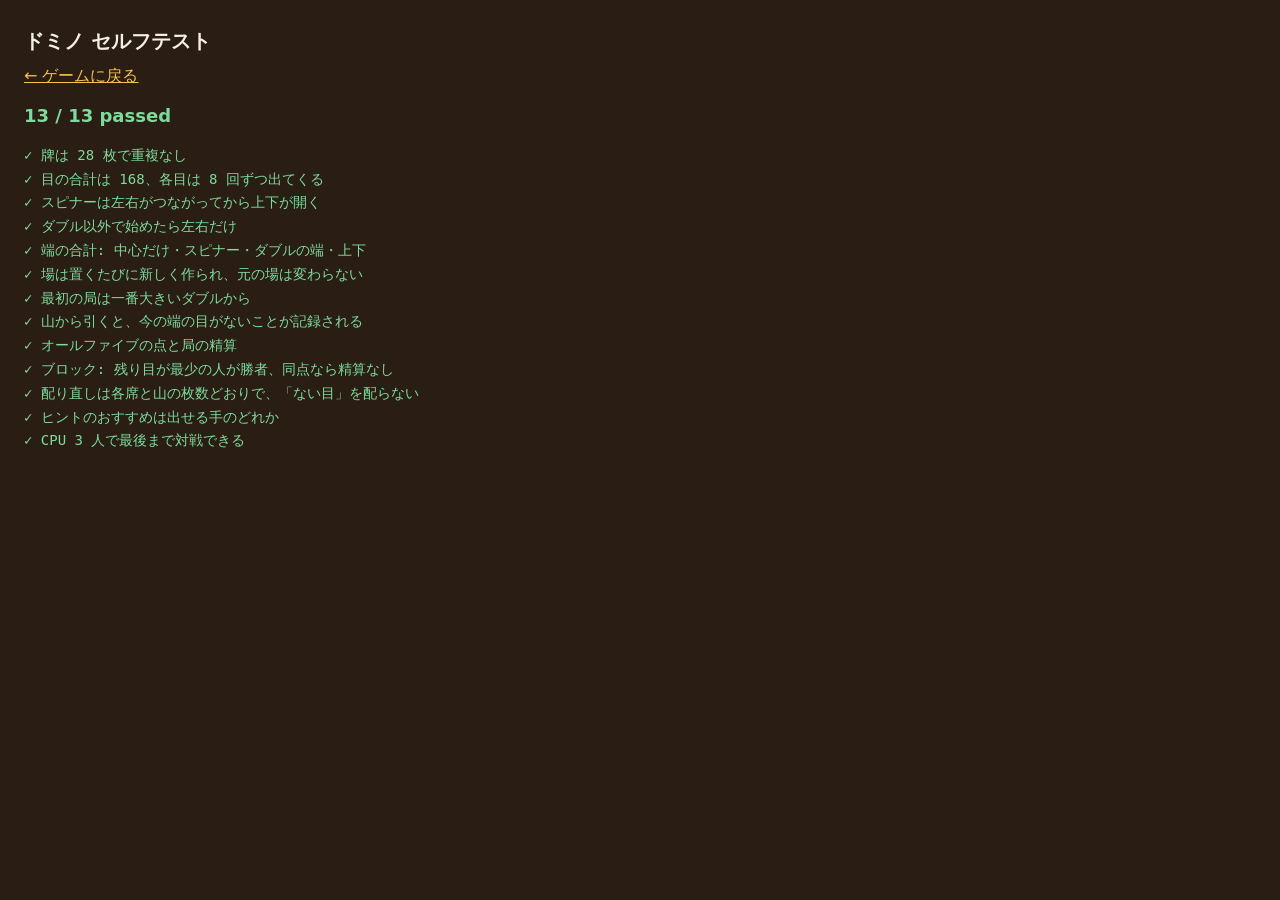
<file: app/tests/test.html>
<!DOCTYPE html>
<html lang="ja">
<head>
<meta charset="utf-8">
<meta name="viewport" content="width=device-width, initial-scale=1">
<title>ドミノ - セルフテスト</title>
<style>
  body { font-family: system-ui, "Hiragino Sans", sans-serif; background: #2a1d14; color: #f6efe6;
         margin: 0; padding: 24px; line-height: 1.7; }
  h1 { font-size: 20px; margin: 0 0 4px; }
  a { color: #f2c14e; }
  #summary { font-size: 18px; font-weight: 700; margin: 12px 0; }
  .pass { color: #7ddb9c; }
  .fail { color: #ff8a7a; }
  #list { font-size: 14px; font-family: ui-monospace, SFMono-Regular, Menlo, monospace; }
  .ex { opacity: .8; }
</style>
</head>
<body>
<h1>ドミノ セルフテスト</h1>
<div><a href="../index.html">← ゲームに戻る</a></div>
<div id="summary">実行中…</div>
<div id="list"></div>
<script src="../js/tiles.js"></script>
<script src="../js/board.js"></script>
<script src="../js/ai.js"></script>
<script src="../js/game.js"></script>
<script src="../js/coach.js"></script>
<script src="tests.js"></script>
</body>
</html>
</file>
<file: assets/site.css>
/* Line on DOMINO 紹介ページ
   胡桃の卓と象牙の牌：木の茶、牌の生成り、真鍮の金。
   純白と純黒を使わないことで、落ち着いた見え方にする。
   ヒーローの盤面だけは実物と同じ胡桃色の卓。 */

:root {
  --brass: #b27a26;
  --brass-dark: #8c5d17;
  --ink: #2a211b;
  --body: #564b43;
  --muted: #8d8279;
  --paper: #faf7f2;
  --cream: #f2ece2;
  --line: #e5ddd0;
  --night: #221a14;
  --night-line: #3b3028;
  --white: #fff;
  --table: #3a2a1e;
  --table-dark: #2a1d14;
  --radius: 20px;
  --wrap: 1120px;
}

* { box-sizing: border-box; }
html { scroll-behavior: smooth; scroll-padding-top: 92px; }

body {
  margin: 0;
  background: var(--paper);
  color: var(--body);
  font-family: Inter, "Noto Sans JP", "Yu Gothic", Meiryo, sans-serif;
  font-size: 16px;
  line-height: 1.85;
  -webkit-font-smoothing: antialiased;
}

img { max-width: 100%; display: block; }
a { color: var(--brass-dark); }
code { font-family: "Cascadia Code", Consolas, monospace; font-size: .92em; background: var(--cream); padding: 1px 6px; border-radius: 5px; }

.wrap { max-width: var(--wrap); margin: 0 auto; padding: 0 24px; }

h1, h2, h3 { color: var(--ink); line-height: 1.35; letter-spacing: -.01em; margin: 0; }
h2 { font-size: clamp(28px, 3.1vw, 40px); font-weight: 700; }
h3 { font-size: 18px; font-weight: 650; }
p { margin: 0; }

.eyebrow {
  display: flex; align-items: center; gap: 12px;
  color: var(--brass-dark);
  font-size: 11px; font-weight: 700; letter-spacing: .17em;
  margin: 0 0 20px;
}
.eyebrow:before { content: ""; width: 24px; height: 1px; background: currentColor; }

/* ---- ヘッダー ---- */
.header {
  position: sticky; top: 0; z-index: 50;
  background: #faf7f2d9; backdrop-filter: blur(16px);
  border-bottom: 1px solid var(--line);
}
.header-inner { height: 72px; display: flex; align-items: center; gap: 28px; }
.brand { display: flex; align-items: center; gap: 10px; font-weight: 700; color: var(--ink); text-decoration: none; }
.brand img { width: 28px; height: 28px; border-radius: 7px; }
.nav { margin-left: auto; display: flex; align-items: center; gap: 26px; }
.nav a { color: var(--body); text-decoration: none; font-size: 14px; font-weight: 500; }
.nav a:hover { color: var(--brass-dark); }
.nav .btn-main, .nav .btn-main:hover { color: var(--white); }  /* .nav a より優先させる */

/* ---- ボタン ---- */
.btn {
  display: inline-flex; align-items: center; gap: 8px;
  padding: 13px 24px; border-radius: 999px;
  font-weight: 650; font-size: 15px; text-decoration: none;
  transition: background .2s, transform .2s, box-shadow .2s;
}
.btn-main { background: var(--brass); color: var(--white); box-shadow: 0 8px 22px #b27a2638; }
.btn-main:hover { background: var(--brass-dark); transform: translateY(-1px); box-shadow: 0 12px 28px #b27a2645; }
.btn-sub { background: var(--white); color: var(--ink); border: 1px solid var(--line); }
.btn-sub:hover { border-color: #d3c8b7; transform: translateY(-1px); }

/* ---- ヒーロー ---- */
.hero { position: relative; padding: 88px 0 76px; overflow: hidden; }
.hero:before {
  content: ""; position: absolute; inset: 0; z-index: -1;
  background: radial-gradient(ellipse at 50% 58%, #f1e4cf 0, transparent 62%), var(--paper);
}
.hero-grid { display: grid; grid-template-columns: 1.04fr .96fr; gap: 56px; align-items: center; }
.pill {
  display: inline-flex; align-items: center; gap: 8px;
  background: var(--white); border: 1px solid var(--line); border-radius: 999px;
  padding: 6px 14px; font-size: 12px; font-weight: 650; color: var(--ink);
  box-shadow: 0 2px 6px #2a211b0d;
}
.pill b { color: var(--brass-dark); }
h1 { font-size: clamp(36px, 4.6vw, 58px); font-weight: 750; margin: 22px 0 20px; }
.lead { font-size: 17px; max-width: 30em; }
.hero-actions { display: flex; flex-wrap: wrap; gap: 12px; margin: 32px 0 18px; }
.hero-note { font-size: 13px; color: var(--muted); }

/* ---- 盤面のモック（スマホの画面） ----
   app/css/style.css の配色と牌の描き方（3×3 の格子に目を打つ）をそのまま使う。 */
.phone {
  width: 320px; margin: 0 auto;
  background: var(--night); border-radius: 34px; padding: 12px;
  box-shadow: 0 30px 70px -26px #2a211b88, 0 0 0 1px #dcd2c3;
}
.board {
  background: radial-gradient(ellipse at 50% 0%, #4d3827, var(--table) 45%, var(--table-dark));
  border-radius: 24px; overflow: hidden; color: #f6efe6;
  font-family: "Hiragino Sans", "Noto Sans JP", "Yu Gothic", Meiryo, sans-serif;
  padding: 8px; font-size: 9px; line-height: 1.3;
}
.tb { display: flex; gap: 4px; align-items: center; margin-bottom: 6px; }
.tb span { background: #00000047; border-radius: 6px; padding: 3px 6px; font-weight: 700; font-size: 8.5px; white-space: nowrap; }
.tb .tt { background: none; font-family: "Noto Serif JP", "Yu Mincho", serif; font-size: 11px; padding-left: 2px; color: #f2c14e; }
.tb .on { color: #f2c14e; box-shadow: inset 0 0 0 1px #f2c14e; }
.ib { display: flex; gap: 8px; align-items: center; background: #00000030; border-radius: 6px; padding: 4px 8px; margin-bottom: 6px; font-size: 9px; }
.ib b { color: #f2c14e; }
.ib .en { margin-left: auto; display: flex; gap: 4px; align-items: center; }
.ib .en i { font-style: normal; background: #fbf6ea; color: #26221e; border-radius: 3px; padding: 0 4px; font-weight: 700; }
.seat { display: flex; align-items: center; gap: 6px; background: #00000030; border-radius: 6px; padding: 4px 6px; margin-bottom: 4px; }
.seat b { font-weight: 700; }
.seat .tg { background: #ffffff2e; border-radius: 3px; padding: 0 3px; font-size: 7.5px; }
.seat .pt { color: #f2c14e; }
.seat .ps { color: #e2564a; font-weight: 700; }
.seat .vd { background: #e2564a38; border-radius: 99px; padding: 0 5px; font-size: 8px; }
.seat .bk { margin-left: auto; display: flex; gap: 1.5px; }
.seat .bk i { width: 7px; height: 14px; border-radius: 1.5px; background: linear-gradient(150deg, #9c3a3f, #7a1f24 60%, #5a161a); }
.line { position: relative; height: 136px; background: #0000002e; border-radius: 6px; margin-bottom: 5px; }
.coach { background: #f2c14e1a; border: 1px solid #f2c14e73; border-radius: 6px; padding: 4px 7px; font-size: 8.5px; line-height: 1.45; margin-bottom: 5px; }
.coach b { color: #f2c14e; }
.hand { display: flex; justify-content: center; gap: 6px; background: #00000030; border-radius: 6px; padding: 8px 0 6px; }
.acts { display: flex; gap: 5px; align-items: center; margin-top: 6px; }
.ab { background: #f2c14e; color: #221a14; border-radius: 7px; padding: 5px 10px; font-weight: 700; font-size: 9.5px; }
.ab.sub { background: #ffffff2b; color: #f6efe6; }
.acts .hint { font-size: 8px; opacity: .85; white-space: nowrap; }

.d {
  --u: 12px;
  position: relative; display: inline-flex; flex: none;
  background: linear-gradient(#fffdf6, #fbf6ea); border: 1px solid #cfc3a8; border-bottom-width: 1.5px;
  border-radius: calc(var(--u) * .16);
}
.line .d { position: absolute; }
.d.h { width: calc(var(--u) * 2); height: var(--u); }
.d.v { width: var(--u); height: calc(var(--u) * 2); flex-direction: column; }
.d > i { flex: 1; display: grid; grid-template-columns: repeat(3, 1fr); grid-template-rows: repeat(3, 1fr); padding: calc(var(--u) * .12); font-style: normal; }
.d > i + i { border-left: 1px solid #cfc3a8; }
.d.v > i + i { border-left: 0; border-top: 1px solid #cfc3a8; }
.d > i > b { width: calc(var(--u) * .19); height: calc(var(--u) * .19); border-radius: 50%; background: currentColor; place-self: center; }
.d .n1 { color: #1c7c8c; } .d .n2 { color: #2f7d32; } .d .n3 { color: #c0392b; }
.d .n4 { color: #6d4c2f; } .d .n5 { color: #1f5fae; } .d .n6 { color: #7b3fa0; }
.d.end { outline: 1.5px solid #f2c14e; }
.d[data-label]::after, .line .slot::after { content: attr(data-label); position: absolute; top: -3px; left: -3px; font-size: 7px; line-height: 1; padding: 1px 2px; border-radius: 2px; background: #f2c14e; color: #221a14; font-weight: 700; font-style: normal; }
.line .slot { position: absolute; border: 1px dashed #f2c14eb3; border-radius: 3px; }
.d.sp { box-shadow: 0 0 0 1.5px #f2c14e59; }
.d.rec { box-shadow: 0 0 0 2px #f2c14e; }
.d.dim { opacity: .45; }
.hand .d { --u: 21px; }

/* ---- 仕様の帯 ---- */
.specs { border-top: 1px solid var(--line); border-bottom: 1px solid var(--line); background: var(--white); }
.specs-grid { display: grid; grid-template-columns: repeat(4, 1fr); }
.spec { padding: 26px 24px; border-left: 1px solid var(--line); }
.spec:first-child { border-left: 0; }
.spec b { display: block; color: var(--ink); font-size: 15px; font-weight: 650; }
.spec span { font-size: 13px; color: var(--muted); }

section { padding: 84px 0; }
.sec-head { max-width: 44em; margin-bottom: 44px; }
.sec-head p { margin-top: 14px; }

/* ---- 対戦相手 ---- */
.chars { display: grid; grid-template-columns: repeat(3, 1fr); gap: 14px; }
.char .face { width: 72px; height: 72px; border-radius: 50%; float: right; margin: -4px -4px 4px 8px; background: var(--cream); border: 2px solid var(--line); }
.seat .fc { width: 14px; height: 14px; border-radius: 50%; }
.char { background: var(--white); border: 1px solid var(--line); border-radius: var(--radius); padding: 22px 20px; transition: box-shadow .2s, transform .2s; }
.char:hover { box-shadow: 0 18px 44px -20px #2a211b2e; transform: translateY(-2px); }
.char .cn { font-size: 12px; font-weight: 700; color: var(--brass-dark); letter-spacing: .1em; }
.char h3 { margin: 6px 0 8px; font-family: "Noto Serif JP", "Yu Mincho", serif; font-size: 20px; }
.char p { font-size: 13.5px; min-height: 4.2em; }
.stat { display: flex; flex-wrap: wrap; gap: 4px 10px; margin-top: 12px; font-size: 12px; color: var(--muted); font-variant-numeric: tabular-nums; }
.stat .hot { color: var(--brass-dark); font-weight: 650; }
.stat .cool { color: #2f6f9f; font-weight: 650; }
.note { font-size: 13.5px; color: var(--muted); margin-top: 16px; }
.levels { display: grid; grid-template-columns: repeat(3, 1fr); gap: 14px; margin-top: 36px; }
.lv { background: var(--cream); border-radius: 14px; padding: 16px 20px; }
.lv b { display: block; color: var(--ink); font-weight: 650; }
.lv span { font-size: 13.5px; color: var(--body); }

/* ---- カード ---- */
.alt { background: var(--white); border-top: 1px solid var(--line); }
.cards { display: grid; grid-template-columns: repeat(2, 1fr); gap: 20px; }
.card {
  background: var(--paper); border: 1px solid var(--line); border-radius: var(--radius);
  padding: 28px; transition: box-shadow .2s, transform .2s;
}
.card:hover { box-shadow: 0 18px 44px -20px #2a211b2e; transform: translateY(-2px); }
.card .num { font-size: 12px; font-weight: 700; color: var(--brass-dark); letter-spacing: .1em; }
.card h3 { margin: 8px 0 10px; }
.card ul { margin: 14px 0 0; padding-left: 1.1em; font-size: 14.5px; }
.card li { margin-bottom: 4px; }

/* ---- 暗いセクション ---- */
.night { background: var(--night); color: #c4b9ae; }
.night h2, .night h3 { color: #f2f3f5; }
.night .eyebrow { color: var(--brass); }
.night a { color: #e8c07a; }
.night-grid { display: grid; grid-template-columns: 1fr 1.05fr; gap: 52px; align-items: center; }
.night-list { display: grid; gap: 18px; }
.night-item { border-left: 2px solid var(--night-line); padding-left: 18px; }
.night-item b { display: block; color: #f2f3f5; font-weight: 650; }
.night-item span { font-size: 14.5px; }
.steps-box { background: #2c221a; border: 1px solid var(--night-line); border-radius: var(--radius); padding: 26px; }
.flow-step { display: flex; gap: 14px; padding: 13px 0; border-bottom: 1px dashed var(--night-line); align-items: baseline; }
.flow-step:last-child { border-bottom: 0; }
.flow-step em { font-style: normal; color: var(--brass); font-weight: 700; font-size: 13px; min-width: 1.6em; }
.flow-step span { font-size: 14px; }

/* ---- FAQ ---- */
.faq { border-top: 1px solid var(--line); }
details { border-bottom: 1px solid var(--line); padding: 20px 0; }
summary { cursor: pointer; font-weight: 650; color: var(--ink); list-style: none; display: flex; align-items: center; gap: 12px; }
summary::-webkit-details-marker { display: none; }
summary:before { content: "+"; color: var(--brass-dark); font-weight: 700; }
details[open] summary:before { content: "−"; }
details p { margin-top: 12px; font-size: 15px; padding-left: 24px; }

.cta { text-align: center; background: var(--white); border-top: 1px solid var(--line); }
.cta .hero-actions { justify-content: center; }
.footer { padding: 36px 0 48px; font-size: 13.5px; color: var(--muted); }
.footer-inner { display: flex; flex-wrap: wrap; gap: 14px 26px; align-items: center; }
.footer a { color: var(--body); text-decoration: none; }
.footer a:hover { color: var(--brass-dark); }
.footer .sep { margin-left: auto; }
.footer .counter b { font-weight: 600; color: var(--body); font-variant-numeric: tabular-nums; }

@media (max-width: 900px) {
  .hero-grid, .night-grid { grid-template-columns: 1fr; gap: 40px; }
  .cards, .levels { grid-template-columns: 1fr; }
  .chars { grid-template-columns: 1fr 1fr; }
  .specs-grid { grid-template-columns: 1fr 1fr; }
  .spec:nth-child(3) { border-left: 0; }
  .spec { border-top: 1px solid var(--line); }
  .spec:first-child, .spec:nth-child(2) { border-top: 0; }
  .nav a:not(.btn) { display: none; }
  section { padding: 64px 0; }
}
@media (max-width: 560px) {
  .specs-grid, .chars { grid-template-columns: 1fr; }
  .spec { border-left: 0; }
  .hero { padding: 56px 0 48px; }
  .phone { width: 100%; max-width: 320px; }
}

/* ---- シリーズの相互リンク（4サイト共通の作り） ---- */
.family { background: var(--cream); border-top: 1px solid var(--line); padding: 64px 0; }
.family .sec-head { margin-bottom: 28px; }
.family-grid { display: grid; grid-template-columns: repeat(5, 1fr); gap: 14px; }
.fam { display: flex; flex-direction: column; gap: 4px; background: var(--white); border: 1px solid var(--line); border-radius: var(--radius); padding: 20px 18px; text-decoration: none; color: var(--body); transition: box-shadow .2s, transform .2s; }
.fam:hover { box-shadow: 0 18px 44px -20px #0000002e; transform: translateY(-2px); }
.fam img { width: 44px; height: 44px; border-radius: 11px; margin-bottom: 8px; }
.fam b { color: var(--ink); font-size: 16px; }
.fam span { font-size: 13.5px; line-height: 1.6; }
.fam em { font-style: normal; font-size: 11px; font-weight: 700; color: var(--muted); letter-spacing: .08em; margin-top: 8px; }
.fam.current { background: var(--paper); border-style: dashed; }
@media (max-width: 900px) { .family-grid { grid-template-columns: 1fr 1fr; } }
@media (max-width: 560px) { .family-grid { grid-template-columns: 1fr; } }

@media (prefers-reduced-motion: reduce) {
  html { scroll-behavior: auto; }
  * { transition: none !important; }
  .btn:hover, .card:hover, .char:hover { transform: none; }
}
</file>
<file: app/css/style.css>
/*
 * style.css
 *
 * iPhone Air（CSS ピクセルで 420 x 912）を基準にした固定レイアウト。
 * 場の牌が増えても他の要素がずれないよう、各段の高さを内容ではなく
 * 牌の寸法から決めている。場の並びは箱の大きさを固定し、その中で JS が牌の寸法を決める。
 *
 *   上から  操作ボタン / 局情報 / 他の 2 人（1 人 1 段）/ 場 / ヒント /
 *           自分の手牌 / コマンド / ログ（余白を吸収。新しい行が上）
 *
 * ログを最下段に置くのは、iPhone の Safari で画面下のツールバーが盤面に重なっても、
 * 隠れるのが古いログだけで済むようにするため。
 */

:root {
  --table: #3a2a1e;
  --table-dark: #2a1d14;
  --panel: rgba(0, 0, 0, .26);
  --line: rgba(255, 240, 220, .16);
  --bone: #fbf6ea;
  --bone-edge: #cfc3a8;
  --bone-back: #7a1f24;
  --ink: #26221e;
  --accent: #f2c14e;
  --danger: #e2564a;
  --text: #f6efe6;
  --font-ui: "Hiragino Sans", "Hiragino Kaku Gothic ProN", "Noto Sans JP", "Yu Gothic", Meiryo, system-ui, sans-serif;
  --font-display: "Hiragino Mincho ProN", "Yu Mincho", "YuMincho", "Noto Serif JP", "Times New Roman", serif;

  --app-w: min(100vw, 430px);
  /* 手牌は縦置き。7 枚が 1 段に収まる幅 */
  --hand-u: min(34px, calc((var(--app-w) - 80px) / 7));
  /* 他の 3 人の伏せ牌 */
  --opp-u: 11px;
  /* 場の箱の高さ（中の牌の寸法は JS がこの箱に収まるように決める） */
  --line-h: 220px;
}

* { box-sizing: border-box; }

html, body {
  margin: 0;
  padding: 0;
  height: 100%;
  overflow: hidden;
  background: radial-gradient(ellipse at 50% 0%, #4d3827, var(--table) 45%, var(--table-dark));
  color: var(--text);
  font-family: var(--font-ui);
  -webkit-text-size-adjust: 100%;
  overscroll-behavior: none;
}

#app {
  width: 100%;
  max-width: 430px;
  height: 100dvh;
  margin: 0 auto;
  padding: 6px 8px calc(6px + env(safe-area-inset-bottom, 0px));
  /* ヒント欄は出たり消えたりするので、行の数に左右されない縦並び（flex）にする */
  display: flex;
  flex-direction: column;
  gap: 5px;
  overflow: hidden;
}
#app > * { flex: none; }
#app > .log { flex: 1 1 0; }

/* ---- 上部の操作ボタン ---- */
.topbar {
  display: flex;
  align-items: center;
  gap: 4px;
  flex-wrap: wrap;
  background: var(--panel);
  border: 1px solid var(--line);
  border-radius: 9px;
  padding: 5px 6px;
}
.topbar .title {
  font-family: var(--font-display);
  font-weight: 700;
  font-size: 14px;
  letter-spacing: .06em;
  margin-right: 1px;
  cursor: default;
  user-select: none;
}
.topbar .title.open-mode { color: var(--accent); }
.topbar .title.open-mode::after { content: '◉'; font-size: 10px; margin-left: 3px; vertical-align: super; }
.btn {
  background: rgba(255, 255, 255, .12);
  border: 1px solid var(--line);
  color: var(--text);
  border-radius: 7px;
  padding: 4px 6px;
  font-size: 12px;
  font-family: inherit;
  line-height: 1.3;
  cursor: pointer;
  transition: background .12s;
  white-space: nowrap;
}
.btn:hover { background: rgba(255, 255, 255, .22); }
.btn:active { transform: translateY(1px); }
.btn:focus-visible { outline: 2px solid var(--accent); outline-offset: 2px; }
.btn.primary { background: var(--accent); color: #2b2205; border-color: transparent; font-weight: 700; }
.btn.primary:hover { background: #f7d27a; }
.btn.warn { background: var(--danger); border-color: transparent; font-weight: 700; }
.btn.rec { box-shadow: 0 0 0 2px var(--accent); }
.btn.on { border-color: var(--accent); color: var(--accent); }

/* ---- 局情報 ---- */
.infobar {
  display: flex;
  align-items: center;
  gap: 8px;
  background: var(--panel);
  border: 1px solid var(--line);
  border-radius: 9px;
  padding: 4px 8px;
  font-size: 12px;
  height: 30px;
  overflow: hidden;
  white-space: nowrap;
}
.infobar .round {
  font-family: var(--font-display);
  font-size: 14px;
  font-weight: 700;
  letter-spacing: .05em;
}
.infobar .stat { font-variant-numeric: tabular-nums; opacity: .9; }
.infobar .stat b { color: var(--accent); }
.infobar .ends { margin-left: auto; display: flex; align-items: center; gap: 5px; }
.infobar .end-num {
  display: inline-flex; align-items: center; justify-content: center;
  min-width: 20px; height: 20px; padding: 0 4px;
  background: var(--bone); color: var(--ink);
  border-radius: 4px; font-weight: 700; font-family: var(--font-display);
}
.infobar .sum { opacity: .8; }
.infobar .sum.hit { color: var(--accent); opacity: 1; font-weight: 700; }

/* ---- 他の 3 人（上から 下家 → 対面 → 上家。手番の流れどおり、直前に打つ上家が自分のすぐ上） ---- */
.board { display: grid; grid-template-columns: 1fr; gap: 4px; }
.seat {
  background: var(--panel);
  border: 1px solid var(--line);
  border-radius: 9px;
  padding: 3px 6px;
  display: flex;
  align-items: center;
  gap: 5px;
  height: calc(var(--opp-u) * 2 + 10px);
  min-width: 0;
  overflow: hidden;
}
.seat.active { border-color: var(--accent); box-shadow: 0 0 0 1px var(--accent) inset; }
.seat-head {
  display: flex;
  align-items: center;
  gap: 4px;
  font-size: 12px;
  white-space: nowrap;
  overflow: hidden;
  min-width: 0;
}
.seat-head .nm { font-weight: 700; }
.seat-head .pt { color: var(--accent); font-variant-numeric: tabular-nums; }
.seat-head .seat-label { opacity: .6; }
.seat-head .tag { background: rgba(255, 255, 255, .18); border-radius: 3px; padding: 0 4px; font-size: 10px; }
.seat-head .lead { background: var(--accent); color: #2b2205; border-radius: 3px; padding: 0 4px; font-size: 10px; font-weight: 700; }
.seat-head .pass-mark { color: var(--danger); font-weight: 700; }
.seat-head .drew { background: rgba(255, 255, 255, .16); border-radius: 999px; padding: 0 6px; font-size: 11px; }
.seat-head .void { background: rgba(226, 86, 74, .22); border-radius: 999px; padding: 0 6px; font-size: 11px; }
.seat .backs { margin-left: auto; display: flex; gap: 2px; align-items: center; flex: none; }

/* ---- 場（牌の位置と寸法は JS が決める） ---- */
.line-box {
  position: relative;
  height: var(--line-h);
  background: rgba(0, 0, 0, .18);
  border: 1px solid var(--line);
  border-radius: 9px;
  overflow: hidden;
}
.line-box .empty {
  position: absolute; inset: 0;
  display: flex; align-items: center; justify-content: center;
  font-size: 12.5px; opacity: .6;
}
.line-box .dom { position: absolute; }
.line-box .end { outline: 2px solid var(--accent); outline-offset: 0; }
.line-box [data-label]::after {
  content: attr(data-label);
  position: absolute;
  top: -2px; left: -2px;
  font-size: 9px;
  line-height: 1;
  padding: 1px 3px;
  border-radius: 3px;
  background: var(--accent);
  color: #2b2205;
  font-weight: 700;
  z-index: 1;
}
.line-box .slot {
  position: absolute;
  border: 1.5px dashed rgba(242, 193, 78, .7);
  border-radius: 4px;
}
.line-box .more {
  position: absolute;
  width: 22px; height: 18px;
  display: flex; align-items: center; justify-content: center;
  font-size: 10px; font-weight: 700;
  background: rgba(255, 255, 255, .14);
  border-radius: 9px;
}
.line-box .spinner { box-shadow: 0 0 0 2px rgba(242, 193, 78, .35); }
.line-box .last { box-shadow: 0 0 0 3px rgba(242, 193, 78, .45), 0 2px 6px rgba(0, 0, 0, .4); }

/* ---- ヒント ---- */
.coach {
  background: rgba(242, 193, 78, .1);
  border: 1px solid rgba(242, 193, 78, .45);
  border-radius: 9px;
  padding: 5px 8px;
  font-size: 12px;
  line-height: 1.55;
  height: 108px;
  overflow-y: auto;
  scrollbar-width: none;
}
.coach[hidden] { display: none; }
.coach::-webkit-scrollbar { display: none; }
.coach b { color: var(--accent); }
.coach .reason { opacity: .9; }
.coach .reason::before { content: '・'; }
.coach .count { opacity: .75; font-size: 11.5px; font-variant-numeric: tabular-nums; }

/* ---- ログ（余った高さを吸収する） ---- */
.log {
  padding: 2px 8px;
  font-size: 12.5px;
  line-height: 1.7;
  overflow-y: auto;
  font-variant-numeric: tabular-nums;
  min-height: 0;
  display: flex;
  flex-direction: column;
  justify-content: flex-start;
  scrollbar-width: none;
  text-shadow: 0 1px 2px rgba(0, 0, 0, .5);
}
.log::-webkit-scrollbar { display: none; }
.log div { opacity: .8; flex: none; }
.log div.hl { color: var(--accent); }
.log div:first-child { opacity: 1; }

/* ---- 自分 ---- */
.self {
  background: var(--panel);
  border: 1px solid var(--line);
  border-radius: 9px;
  padding: 5px 6px;
  display: flex;
  flex-direction: column;
  gap: 4px;
}
.self.active { border-color: var(--accent); box-shadow: 0 0 0 1px var(--accent) inset; }
.self .seat-head { height: 17px; }
.self-hand {
  display: flex;
  justify-content: center;
  align-items: flex-end;
  gap: 8px;
  height: calc(var(--hand-u) * 2 + 10px);
  padding-top: 8px;
}
.self-hand .dom { --u: var(--hand-u); cursor: default; }
.self-hand .dom.playable { cursor: pointer; }
.self-hand .dom.playable:hover { transform: translateY(-5px); box-shadow: 0 4px 10px rgba(0, 0, 0, .35); }
.self-hand .dom.selected { transform: translateY(-7px); outline: 3px solid var(--accent); outline-offset: 1px; }
.self-hand .dom.rec { box-shadow: 0 0 0 3px var(--accent); }
.self-hand .dom.dim { opacity: .45; }

/* ---- コマンド（最下段に固定） ---- */
.actions {
  display: flex;
  align-items: center;
  gap: 6px;
  flex-wrap: nowrap;
  height: 44px;
  overflow-x: auto;
  scrollbar-width: none;
  background: var(--panel);
  border: 1px solid var(--line);
  border-radius: 9px;
  padding: 4px 8px;
}
.actions::-webkit-scrollbar { display: none; }
.actions .btn { padding: 7px 12px; font-size: 13px; font-weight: 700; }
.actions .hint { font-size: 11.5px; opacity: .8; line-height: 1.3; white-space: nowrap; }

/* ---- 牌 ----
 * 横置き（h）は 2u × u、縦置き（v）は u × 2u。u は --u で渡す。
 * 目は 3×3 の格子に打つ。目ごとに色を変えて、小さい画面でも数えずに読めるようにしてある。 */
.dom {
  --u: 20px;
  position: relative;
  display: inline-flex;
  flex: none;
  background: linear-gradient(#fffdf6, var(--bone));
  border: 1px solid var(--bone-edge);
  border-bottom-width: 2px;
  border-radius: calc(var(--u) * .16);
  user-select: none;
  transition: transform .12s;
}
.dom.h { width: calc(var(--u) * 2); height: var(--u); flex-direction: row; }
.dom.v { width: var(--u); height: calc(var(--u) * 2); flex-direction: column; }
.dom .half {
  flex: 1;
  display: grid;
  grid-template-columns: repeat(3, 1fr);
  grid-template-rows: repeat(3, 1fr);
  padding: calc(var(--u) * .12);
}
.dom .bar { background: var(--bone-edge); flex: none; }
.dom.h .bar { width: 1px; margin: 12% 0; }
.dom.v .bar { height: 1px; margin: 0 12%; }
.dom .pip {
  width: calc(var(--u) * .19);
  height: calc(var(--u) * .19);
  border-radius: 50%;
  background: currentColor;
  align-self: center;
  justify-self: center;
}
.dom .n1 { color: #1c7c8c; }
.dom .n2 { color: #2f7d32; }
.dom .n3 { color: #c0392b; }
.dom .n4 { color: #6d4c2f; }
.dom .n5 { color: #1f5fae; }
.dom .n6 { color: #7b3fa0; }
.dom.back {
  background: linear-gradient(150deg, #9c3a3f, var(--bone-back) 60%, #5a161a);
  border-color: #4a1014;
}
.dom.back::after {
  content: '';
  position: absolute;
  left: 50%; top: 50%;
  width: 30%; height: 30%;
  transform: translate(-50%, -50%);
  border-radius: 50%;
  background: rgba(255, 220, 190, .35);
}
.dom.opp { --u: var(--opp-u); }
.dom.mini { --u: 16px; }

/* ---- 結果表示 ---- */
.overlay {
  position: fixed;
  inset: 0;
  background: rgba(0, 0, 0, .62);
  display: flex;
  align-items: center;
  justify-content: center;
  padding: 14px;
  z-index: 20;
}
.overlay[hidden] { display: none; }
.sheet {
  background: #22180f;
  border: 1px solid rgba(255, 240, 220, .22);
  border-radius: 13px;
  padding: 14px 16px;
  width: min(430px, 100%);
  max-height: 88dvh;
  overflow-y: auto;
  box-shadow: 0 18px 50px rgba(0, 0, 0, .5);
}
.sheet h2 {
  font-family: var(--font-display);
  margin: 0 0 6px;
  font-size: 20px;
  letter-spacing: .05em;
  text-wrap: balance;
}
.sheet .sub { font-size: 12px; opacity: .85; margin-bottom: 8px; }
.sheet .detail { font-size: 12.5px; line-height: 1.75; font-variant-numeric: tabular-nums; }
.sheet .divider { height: 1px; background: rgba(255, 255, 255, .18); margin: 9px 0; }
.sheet .score {
  font-family: var(--font-display);
  font-size: 23px;
  font-weight: 700;
  letter-spacing: .04em;
  color: var(--accent);
  margin: 6px 0;
  font-variant-numeric: tabular-nums;
}
.rest-list { display: grid; grid-template-columns: auto 1fr auto; gap: 5px 8px; align-items: center; font-size: 12.5px; }
.rest-list .tiles { display: flex; flex-wrap: wrap; gap: 2px; }
.rest-list .pp { text-align: right; font-variant-numeric: tabular-nums; opacity: .85; }
.rest-list .win { color: var(--accent); font-weight: 700; }
.standings { font-size: 14px; line-height: 1.9; font-variant-numeric: tabular-nums; }
.standings .me { color: var(--accent); font-weight: 700; }

/* 顔アイコン（席は小、結果の吹き出しは大） */
.face {
  width: 22px; height: 22px; flex: none;
  border-radius: 50%;
  object-fit: cover;
  background: rgba(255, 255, 255, .12);
  border: 1px solid rgba(255, 240, 220, .3);
}
.face.mid { width: 44px; height: 44px; }
.face.big { width: 76px; height: 76px; border: 2px solid var(--accent); }
.speech { display: flex; align-items: center; gap: 10px; margin: 4px 0 10px; }
.speech .bubble {
  position: relative;
  background: var(--bone); color: var(--ink);
  border-radius: 12px; padding: 8px 11px;
  font-size: 13px; line-height: 1.55;
}
.speech .bubble::before {
  content: ''; position: absolute; left: -7px; top: 50%; margin-top: -7px;
  border: 7px solid transparent; border-left: 0; border-right-color: var(--bone);
}
.speech .bubble b { display: block; font-size: 11px; color: #8c5d17; }
.speech.lose .face.big { border-color: rgba(255, 240, 220, .35); }
.rest-list .who { display: flex; align-items: center; gap: 5px; white-space: nowrap; }

/* 顔ぶれを選ぶ */
.pick-grid { display: grid; grid-template-columns: repeat(auto-fill, minmax(56px, 1fr)); gap: 6px; margin: 4px 0 12px; }
.pick {
  position: relative;
  display: flex; flex-direction: column; align-items: center; gap: 2px;
  background: rgba(255, 255, 255, .06);
  border: 1px solid var(--line);
  border-radius: 10px;
  padding: 6px 2px 5px;
  color: var(--text); font-family: inherit;
  cursor: pointer;
}
.pick.on { border-color: var(--accent); background: rgba(242, 193, 78, .16); box-shadow: 0 0 0 1px var(--accent) inset; }
.pick.off { opacity: .3; cursor: default; }
.pick .pn { font-size: 11px; font-weight: 700; white-space: nowrap; }
.pick .pt2 { font-size: 9.5px; opacity: .7; }
.pick .noface {
  width: 44px; height: 44px; border-radius: 50%;
  display: flex; align-items: center; justify-content: center;
  background: rgba(255, 255, 255, .12); font-size: 18px; font-weight: 700; opacity: .7;
}
.pick .order {
  position: absolute; top: 2px; right: 2px;
  background: var(--accent); color: #2b2205;
  border-radius: 4px; padding: 0 3px; font-size: 9.5px; font-weight: 700;
}
.pick-actions { display: flex; gap: 6px; justify-content: flex-end; flex-wrap: wrap; }

/* ルール画面のキャラクター一覧 */
.char { margin: 9px 0; display: flex; gap: 9px; align-items: center; }
.char-top { display: flex; align-items: center; gap: 6px; font-size: 14px; }
.char-top .tag { background: rgba(255, 255, 255, .18); border-radius: 3px; padding: 0 5px; font-size: 11px; }
.char-desc { font-size: 12px; opacity: .85; line-height: 1.6; }

/* 幅の狭い端末でも操作ボタンを 1 段に収める */
@media (max-width: 405px) {
  .topbar { gap: 3px; padding: 4px 5px; }
  .topbar .btn { font-size: 11px; padding: 3px 5px; }
  .topbar .title { font-size: 13px; letter-spacing: 0; }
}

/* 縦に余裕がない端末では段を詰めて、1 画面に収める */
@media (max-height: 800px) {
  :root { --line-h: 196px; }
  .coach { height: 84px; font-size: 11.5px; line-height: 1.45; }
}
@media (max-height: 700px) {
  :root { --line-h: 170px; --opp-u: 10px; }
  .log { font-size: 11px; }
  .coach { height: 52px; }
}

@media (prefers-reduced-motion: reduce) {
  * { transition: none !important; }
  .self-hand .dom.playable:hover { transform: none; }
}
</file>
